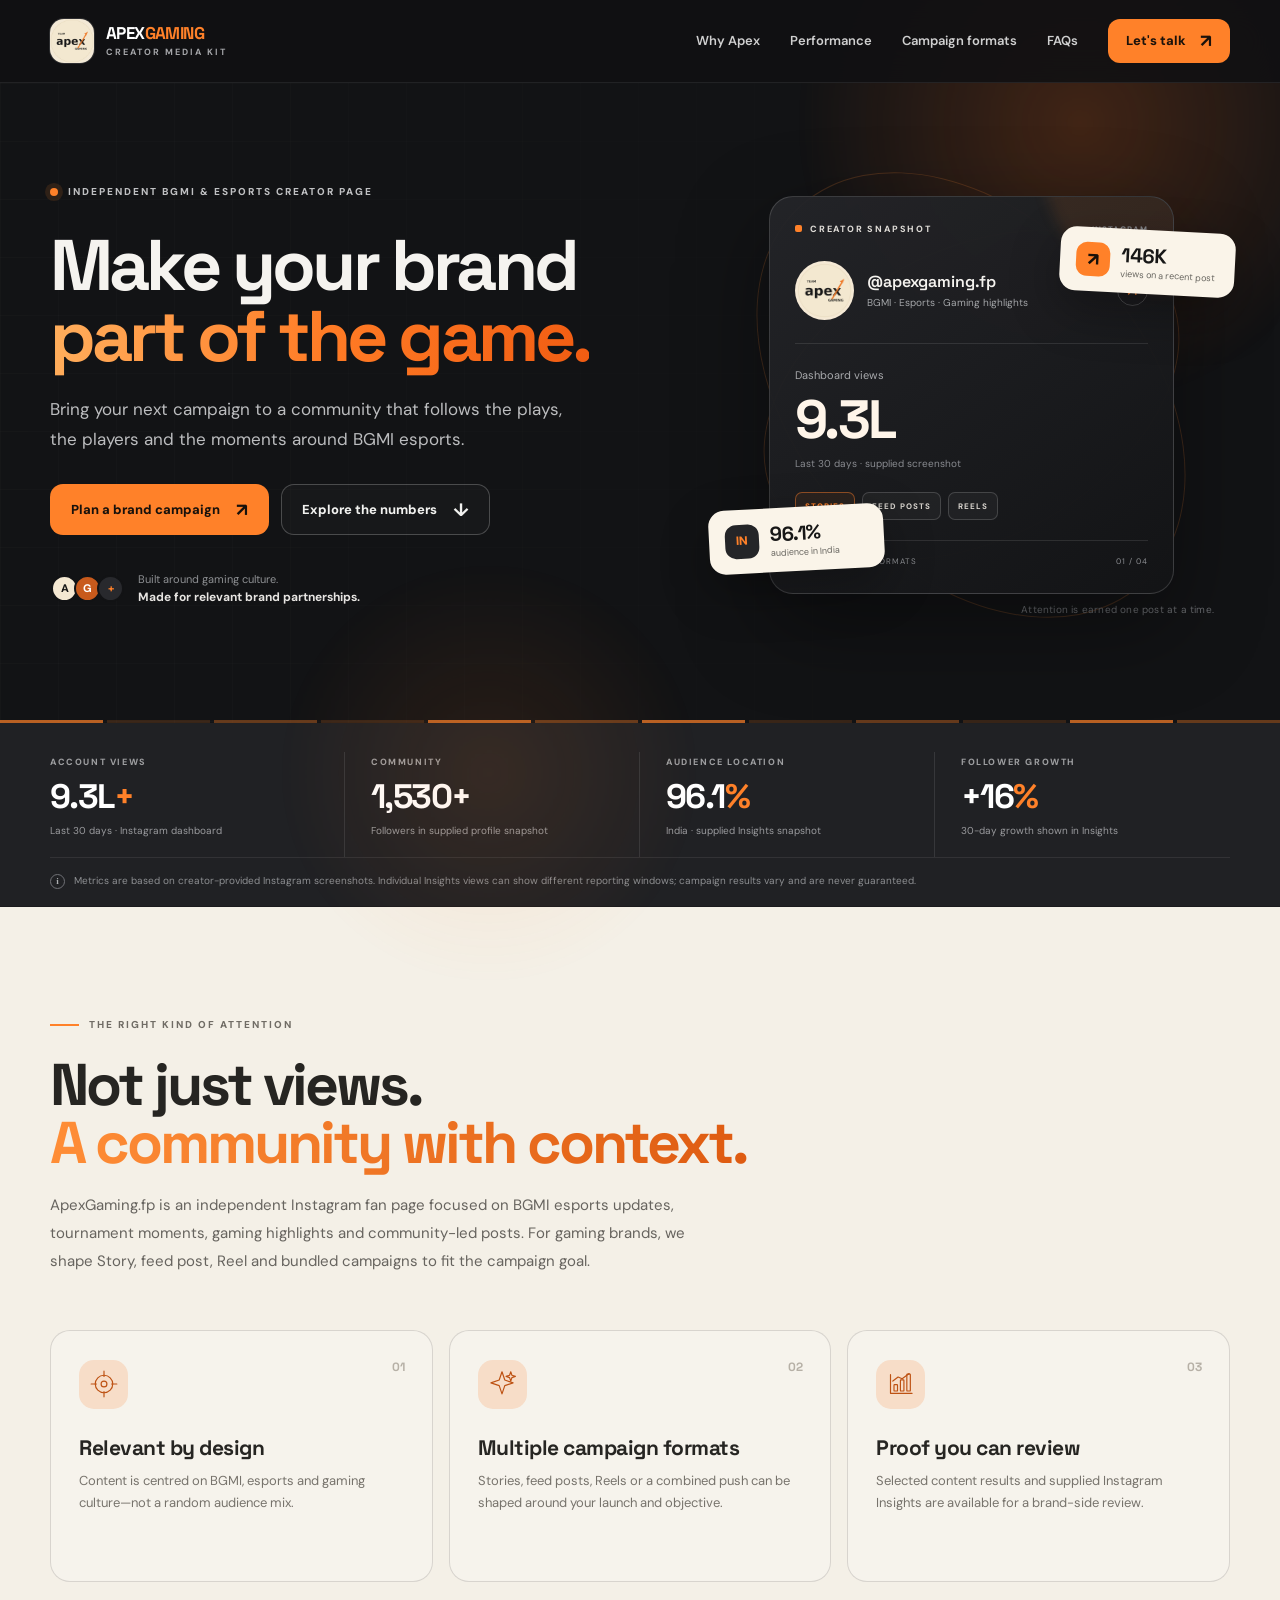
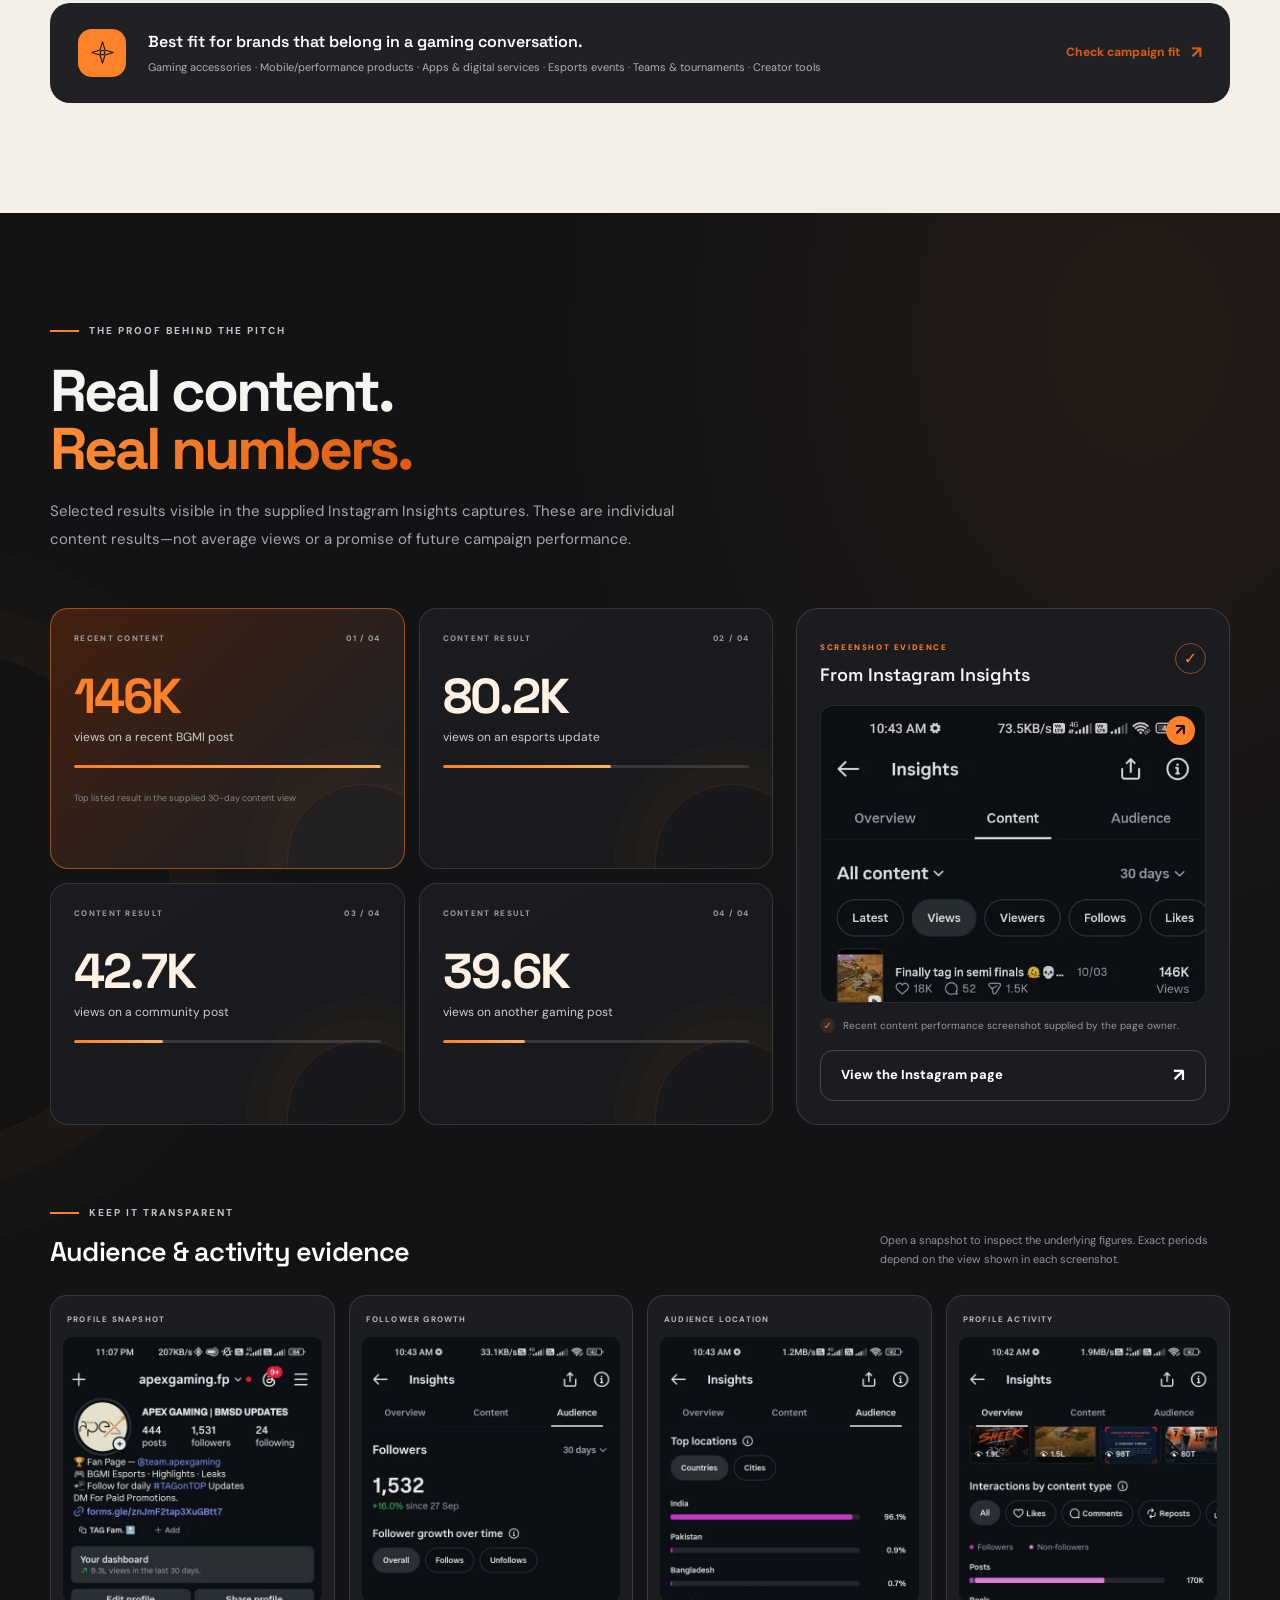
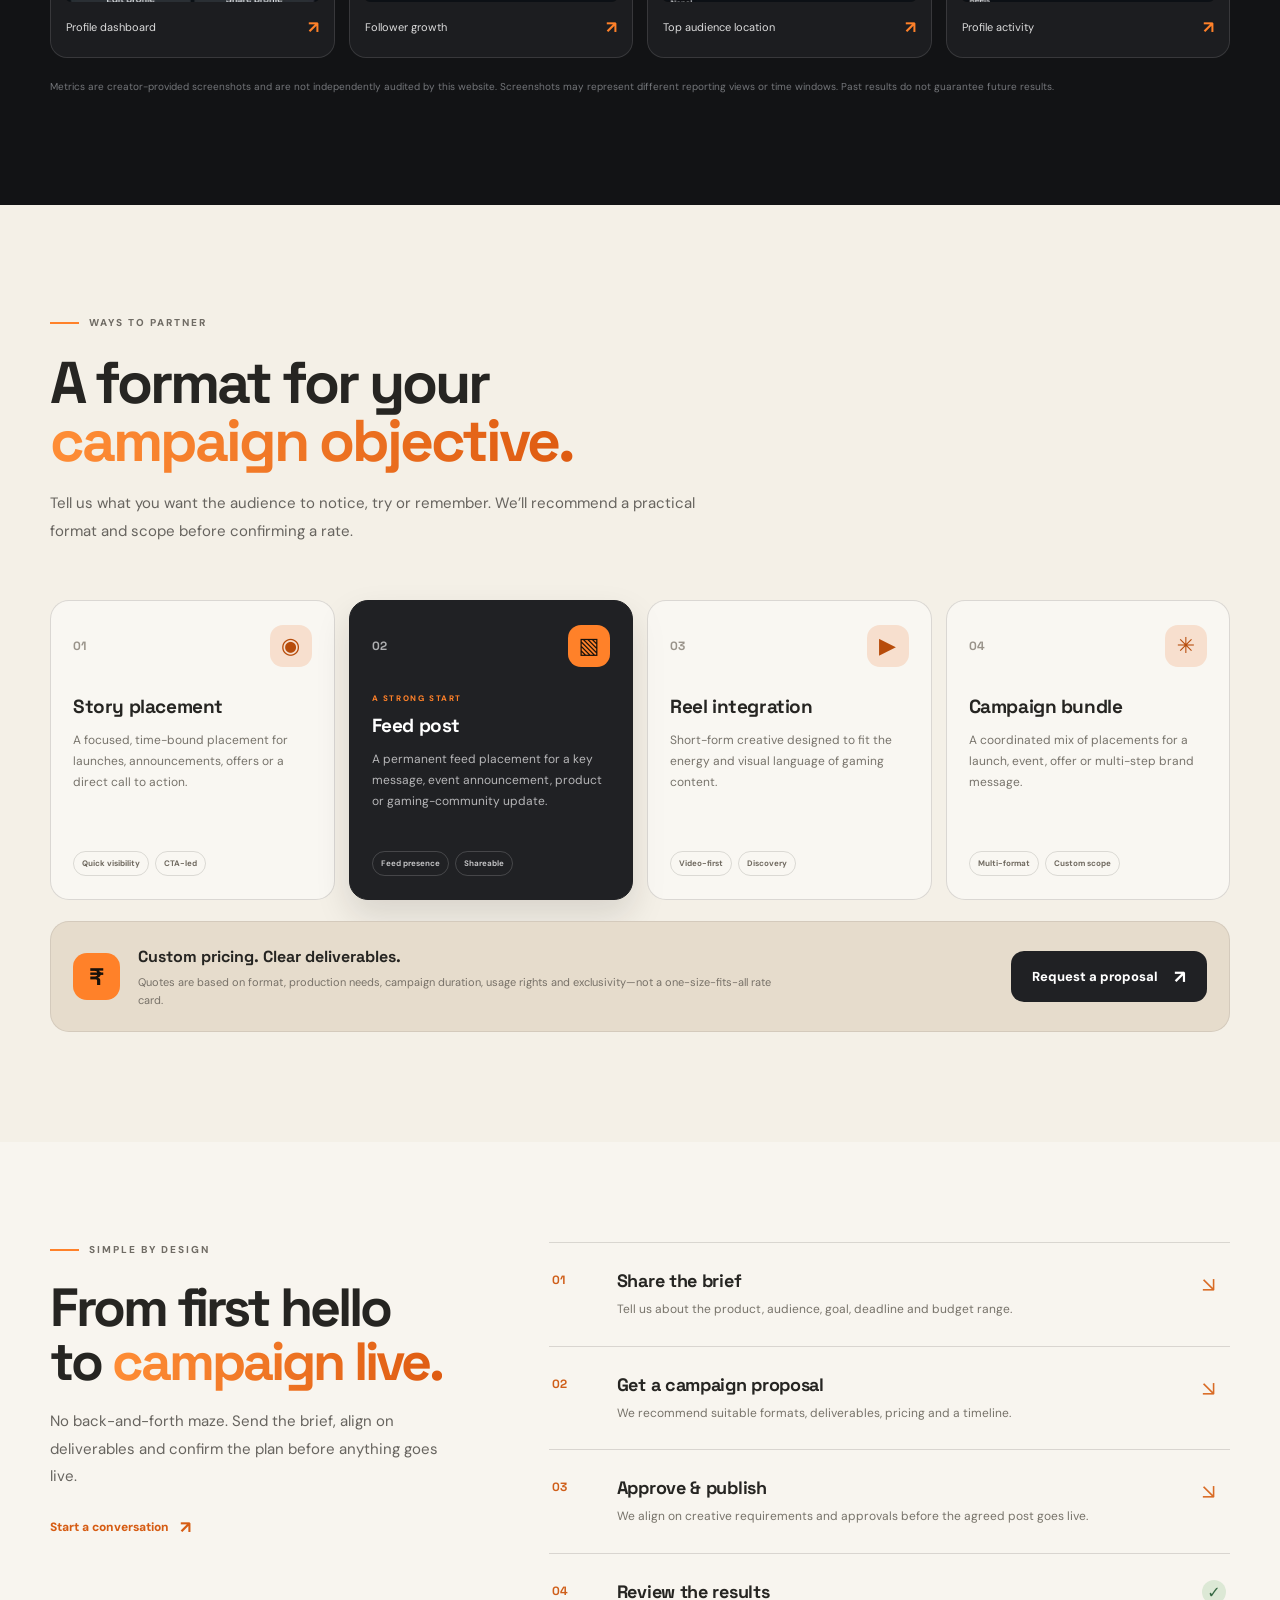
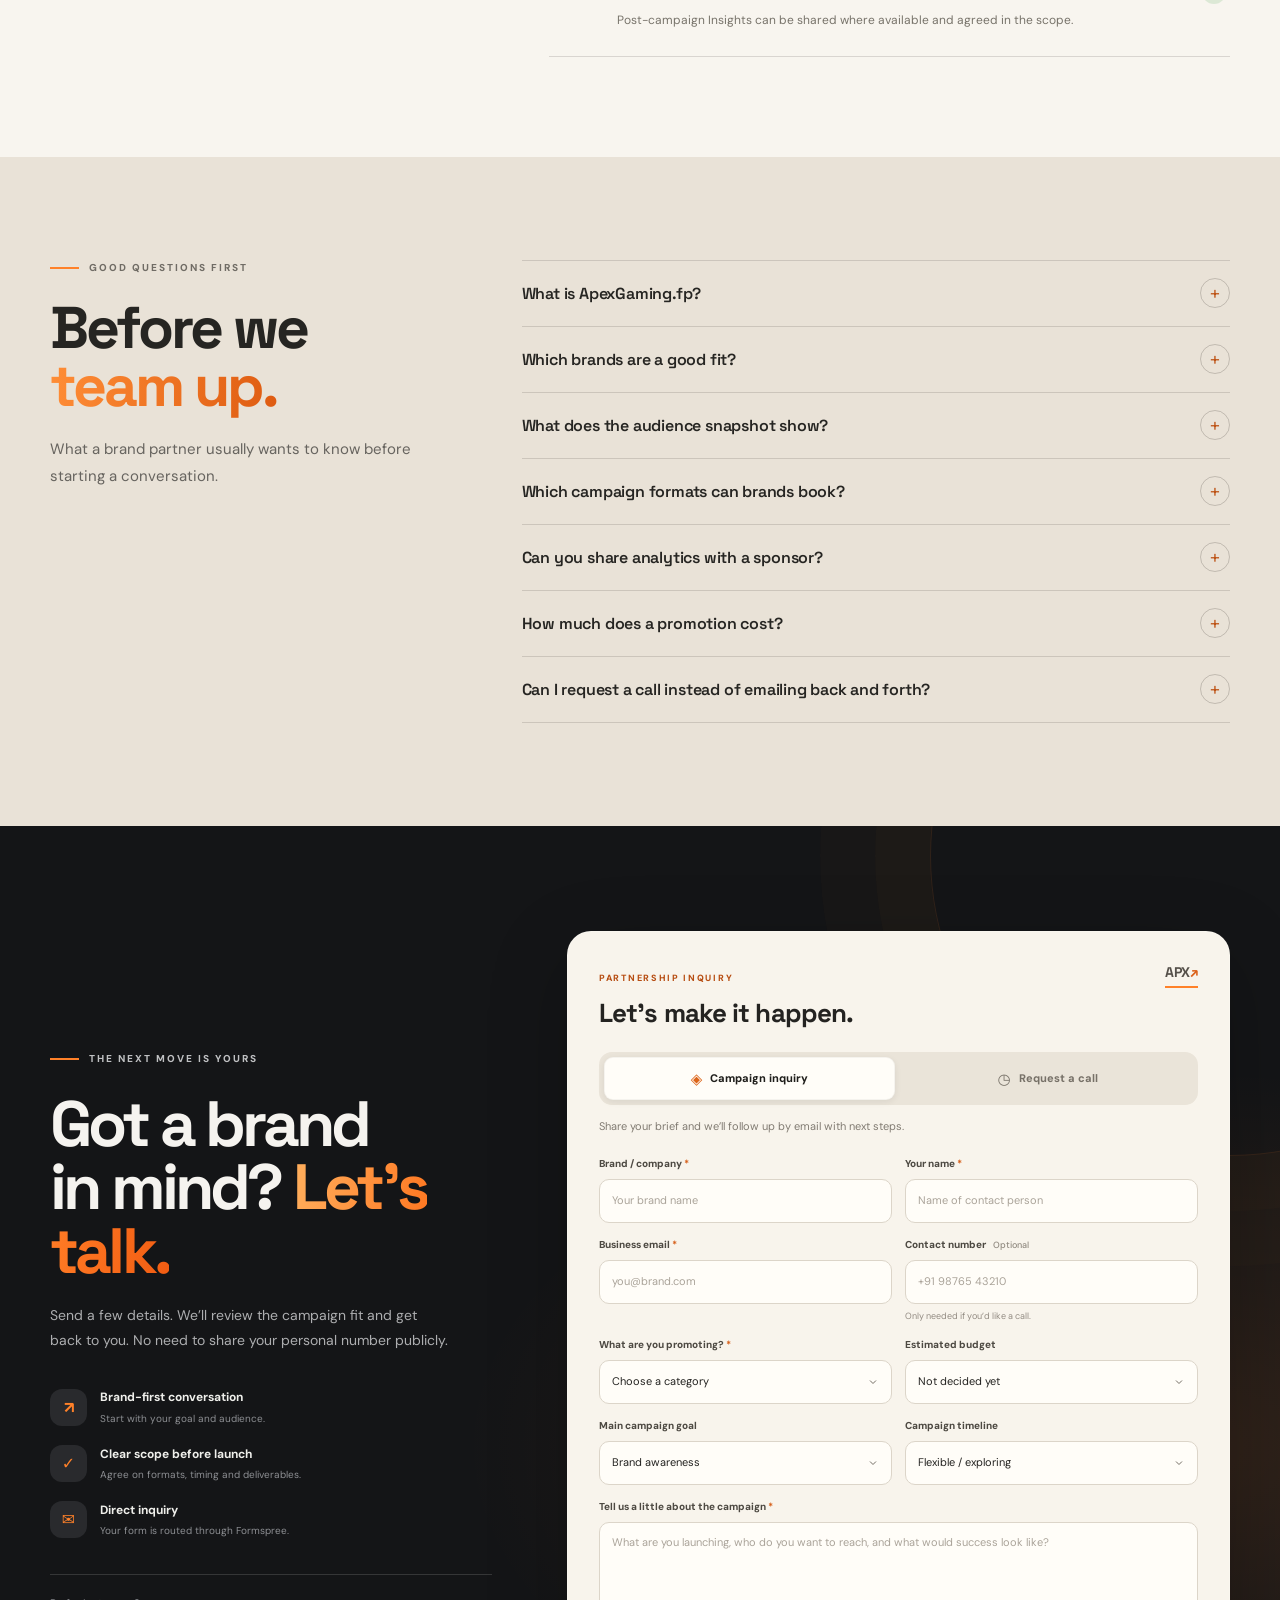
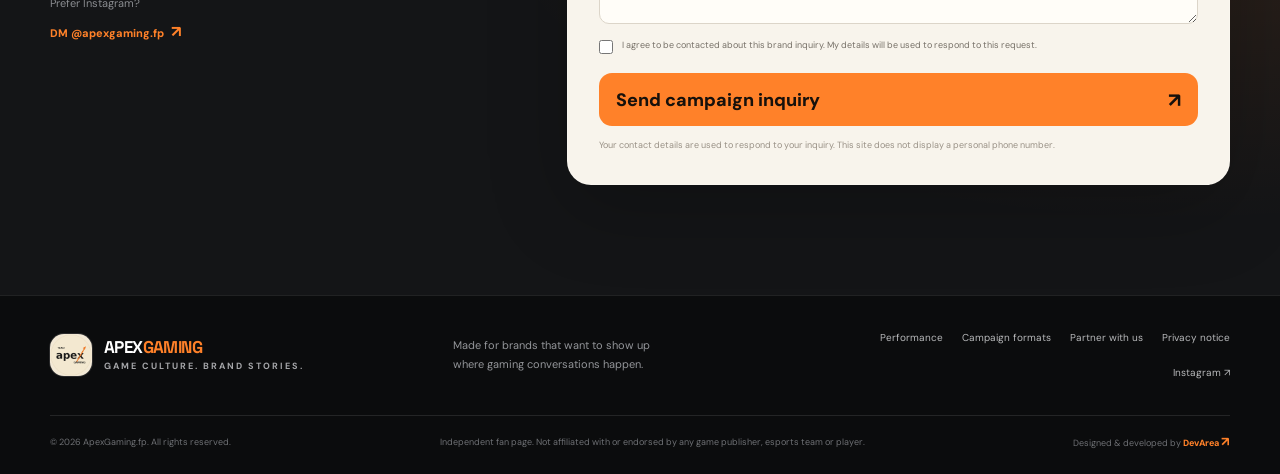
<file: index.html>
<!DOCTYPE html>

<html lang="en-IN">
<head>
<meta charset="utf-8"/>
<meta content="width=device-width, initial-scale=1" name="viewport"/>
<meta content="#101113" name="theme-color"/>
<meta content="dark light" name="color-scheme"/>
<title>ApexGaming.fp | BGMI &amp; Esports Sponsorships in India</title>
<meta content="Partner with ApexGaming.fp to promote gaming products, BGMI esports, tournaments and digital campaigns to an India-focused gaming audience. Explore creator campaign formats and request a custom proposal." name="description"/>
<meta content="index, follow, max-image-preview:large, max-snippet:-1, max-video-preview:-1" name="robots"/>
<meta content="ApexGaming.fp" name="author"/>
<meta content="BGMI promotion, gaming sponsorship India, esports promotion, gaming influencer marketing India, BGMI fan page promotion, gaming brand collaboration, esports creator partnership" name="keywords"/>
<link href="https://apexgaming.epsingh.in/" rel="canonical"/>
<link href="/assets/favicon.svg" rel="icon" type="image/svg+xml"/>
<link href="/assets/apple-touch-icon.png" rel="apple-touch-icon"/>
<link href="/site.webmanifest" rel="manifest"/>
<link href="/styles.css" rel="stylesheet"/>
<link href="https://fonts.googleapis.com" rel="preconnect"/>
<link crossorigin="" href="https://fonts.gstatic.com" rel="preconnect"/>
<link href="https://fonts.googleapis.com/css2?family=DM+Sans:wght@400;500;600;700&amp;family=Space+Grotesk:wght@400;500;600;700&amp;display=swap" rel="stylesheet"/>
<meta content="website" property="og:type"/>
<meta content="en_IN" property="og:locale"/>
<meta content="ApexGaming.fp" property="og:site_name"/>
<meta content="ApexGaming.fp | Gaming &amp; Esports Brand Partnerships" property="og:title"/>
<meta content="Put your brand in the conversation. Explore BGMI and esports creator campaigns with ApexGaming.fp." property="og:description"/>
<meta content="https://apexgaming.epsingh.in/" property="og:url"/>
<meta content="https://apexgaming.epsingh.in/assets/og-apex.jpg" property="og:image"/>
<meta content="1200" property="og:image:width"/>
<meta content="630" property="og:image:height"/>
<meta content="ApexGaming.fp media kit for gaming and esports brand partnerships" property="og:image:alt"/>
<meta content="summary_large_image" name="twitter:card"/>
<meta content="ApexGaming.fp | Gaming &amp; Esports Brand Partnerships" name="twitter:title"/>
<meta content="BGMI, esports and gaming community campaigns. Share your brief and request a partnership proposal." name="twitter:description"/>
<meta content="https://apexgaming.epsingh.in/assets/og-apex.jpg" name="twitter:image"/>
<meta content="ApexGaming.fp gaming and esports creator partnership media kit" name="twitter:image:alt"/>
<script type="application/ld+json">{
  "@context": "https://schema.org",
  "@graph": [
    {
      "@type": "WebSite",
      "@id": "https://apexgaming.epsingh.in/#website",
      "url": "https://apexgaming.epsingh.in/",
      "name": "ApexGaming.fp Media Kit",
      "description": "Sponsorship and brand partnership information for the independent ApexGaming.fp BGMI and esports fan page.",
      "inLanguage": "en-IN",
      "publisher": {
        "@id": "https://apexgaming.epsingh.in/#publisher"
      }
    },
    {
      "@type": "Organization",
      "@id": "https://apexgaming.epsingh.in/#publisher",
      "name": "ApexGaming.fp",
      "url": "https://apexgaming.epsingh.in/",
      "logo": {
        "@type": "ImageObject",
        "url": "https://apexgaming.epsingh.in/assets/apex-mark.png"
      },
      "sameAs": [
        "https://www.instagram.com/apexgaming.fp/"
      ],
      "description": "An independent BGMI and esports fan page sharing tournament updates, highlights and community-led content. Not affiliated with or endorsed by any game publisher or esports organization."
    },
    {
      "@type": "WebPage",
      "@id": "https://apexgaming.epsingh.in/#webpage",
      "url": "https://apexgaming.epsingh.in/",
      "name": "BGMI & Esports Sponsorships in India | ApexGaming.fp",
      "isPartOf": {
        "@id": "https://apexgaming.epsingh.in/#website"
      },
      "about": {
        "@id": "https://apexgaming.epsingh.in/#publisher"
      },
      "description": "Creator media kit, Instagram performance snapshots and partnership inquiry form for brands seeking gaming and esports audience exposure.",
      "inLanguage": "en-IN"
    },
    {
      "@type": "FAQPage",
      "@id": "https://apexgaming.epsingh.in/#faq",
      "mainEntity": [
        {
          "@type": "Question",
          "name": "What is ApexGaming.fp?",
          "acceptedAnswer": {
            "@type": "Answer",
            "text": "ApexGaming.fp is an independent Instagram fan page focused on BGMI esports updates, tournament moments, gaming highlights and community-led content. It is not an official esports organization or game publisher account."
          }
        },
        {
          "@type": "Question",
          "name": "Which brands are a good fit?",
          "acceptedAnswer": {
            "@type": "Answer",
            "text": "Gaming accessories, mobile and performance products, gaming apps, esports events, digital services and creator tools can be a fit when the offer is relevant to the audience. Every brief is reviewed before acceptance."
          }
        },
        {
          "@type": "Question",
          "name": "What does the audience snapshot show?",
          "acceptedAnswer": {
            "@type": "Answer",
            "text": "The supplied Instagram Insights audience screenshot shows 96.1% of the audience in India. The profile dashboard screenshot shows 9.3 lakh views in the last 30 days. Individual screenshots may represent different reporting windows."
          }
        },
        {
          "@type": "Question",
          "name": "Which campaign formats can brands book?",
          "acceptedAnswer": {
            "@type": "Answer",
            "text": "Potential formats include Instagram Stories, feed posts, Reels and bundled campaigns. Final deliverables depend on the campaign brief, publishing schedule and mutual agreement."
          }
        },
        {
          "@type": "Question",
          "name": "Can you share analytics with a sponsor?",
          "acceptedAnswer": {
            "@type": "Answer",
            "text": "Selected Insights screenshots are shown above. For a relevant campaign discussion, additional available screenshots can be shared to help align on objectives and reporting expectations."
          }
        },
        {
          "@type": "Question",
          "name": "How much does a promotion cost?",
          "acceptedAnswer": {
            "@type": "Answer",
            "text": "Pricing depends on the format, production requirements, timeline, usage rights and exclusivity. Submit a campaign brief to receive a tailored proposal rather than a generic package."
          }
        },
        {
          "@type": "Question",
          "name": "Can I request a call instead of emailing back and forth?",
          "acceptedAnswer": {
            "@type": "Answer",
            "text": "Yes. Choose “Request a Call” in the form below, add a business contact number and a convenient callback time. Your number is sent with the inquiry and is not displayed publicly on this website."
          }
        }
      ]
    }
  ]
}</script>
</head>
<body>
<a class="skip-link" href="#main">Skip to content</a>
<div class="page-shell">
<header class="site-header">
<div class="container nav-wrap">
<a aria-label="ApexGaming.fp home" class="brand" href="#top">
<span class="brand-mark"><img alt="" height="44" src="/assets/apex-mark.png" width="44"/></span>
<span class="brand-copy"><strong>APEX<span>GAMING</span></strong><small>CREATOR MEDIA KIT</small></span>
</a>
<button aria-controls="primary-nav" aria-expanded="false" aria-label="Open navigation menu" class="menu-toggle" type="button">
<span></span><span></span>
</button>
<nav aria-label="Main navigation" class="nav-links" id="primary-nav">
<a href="#why-apex">Why Apex</a>
<a href="#performance">Performance</a>
<a href="#formats">Campaign formats</a>
<a href="#faq">FAQs</a>
<a class="nav-cta" data-intent="campaign" href="#contact">Let's talk <span aria-hidden="true">↗</span></a>
</nav>
</div>
</header>
<main id="main">
<section aria-labelledby="hero-title" class="hero section-dark" id="top">
<div aria-hidden="true" class="hero-grid-pattern"></div>
<div aria-hidden="true" class="hero-glow hero-glow-one"></div>
<div aria-hidden="true" class="hero-glow hero-glow-two"></div>
<div class="container hero-inner">
<div class="hero-copy reveal">
<div class="eyebrow"><span class="live-dot"></span> Independent BGMI &amp; esports creator page</div>
<h1 id="hero-title">Make your brand<br/><span>part of the game.</span></h1>
<p class="hero-lede">Bring your next campaign to a community that follows the plays, the players and the moments around BGMI esports.</p>
<div class="hero-actions">
<a class="button button-primary" data-intent="campaign" href="#contact">Plan a brand campaign <span aria-hidden="true">↗</span></a>
<a class="button button-ghost" href="#performance">Explore the numbers <span aria-hidden="true">↓</span></a>
</div>
<div class="hero-trustline">
<span aria-hidden="true" class="mini-avatars"><i>A</i><i>G</i><i>+</i></span>
<span>Built around gaming culture.<br/><strong>Made for relevant brand partnerships.</strong></span>
</div>
</div>
<div aria-label="ApexGaming.fp creator performance snapshot" class="hero-visual reveal reveal-delay">
<div aria-hidden="true" class="visual-orbit orbit-one"></div>
<div aria-hidden="true" class="visual-orbit orbit-two"></div>
<div class="hero-card card-main">
<div class="card-kicker"><span class="orange-square"></span> CREATOR SNAPSHOT <span class="card-period">INSTAGRAM</span></div>
<div class="profile-row">
<img alt="ApexGaming.fp profile mark" height="64" src="/assets/apex-mark.png" width="64"/>
<div><strong>@apexgaming.fp</strong><small>BGMI · Esports · Gaming highlights</small></div>
<a aria-label="Open ApexGaming.fp on Instagram" class="external-icon" href="https://www.instagram.com/apexgaming.fp/" rel="noopener noreferrer" target="_blank">↗</a>
</div>
<div class="hero-card-stat"><span>Dashboard views</span><strong>9.3L</strong><small>Last 30 days · supplied screenshot</small></div>
<div aria-label="Potential partnership formats" class="format-meter"><span>STORIES</span><span>FEED POSTS</span><span>REELS</span></div>
<div class="hero-card-foot"><span><i class="status-pill"></i> PARTNERSHIP FORMATS</span><span>01 / 04</span></div>
</div>
<div class="floating-stat floating-stat-top"><span class="float-icon">↗</span><div><strong>146K</strong><small>views on a recent post</small></div></div>
<div class="floating-stat floating-stat-bottom"><span class="india-symbol">IN</span><div><strong>96.1%</strong><small>audience in India</small></div></div>
<div class="visual-caption">Attention is earned one post at a time.</div>
</div>
</div>
<div aria-hidden="true" class="hero-bottom-line"><span></span><span></span><span></span><span></span><span></span><span></span><span></span><span></span><span></span><span></span><span></span><span></span></div>
</section>
<section aria-label="ApexGaming.fp performance highlights" class="metric-strip">
<div class="container metric-grid">
<div class="metric-item"><span class="metric-label">Account views</span><strong>9.3L<span>+</span></strong><small>Last 30 days · Instagram dashboard</small></div>
<div class="metric-item"><span class="metric-label">Community</span><strong>1,530+</strong><small>Followers in supplied profile snapshot</small></div>
<div class="metric-item"><span class="metric-label">Audience location</span><strong>96.1<span>%</span></strong><small>India · supplied Insights snapshot</small></div>
<div class="metric-item"><span class="metric-label">Follower growth</span><strong>+16<span>%</span></strong><small>30-day growth shown in Insights</small></div>
</div>
<div class="container metric-note"><span class="note-icon">i</span> Metrics are based on creator-provided Instagram screenshots. Individual Insights views can show different reporting windows; campaign results vary and are never guaranteed.</div>
</section>
<section aria-labelledby="why-title" class="section section-paper" id="why-apex">
<div class="container">
<div class="section-heading reveal">
<div class="eyebrow eyebrow-light"><span class="eyebrow-line"></span> The right kind of attention</div>
<h2 id="why-title">Not just views.<br/><span>A community with context.</span></h2>
<p>ApexGaming.fp is an independent Instagram fan page focused on BGMI esports updates, tournament moments, gaming highlights and community-led posts. For gaming brands, we shape Story, feed post, Reel and bundled campaigns to fit the campaign goal.</p>
</div>
<div class="value-grid">
<article class="value-card reveal"><div class="value-icon icon-crosshair"><svg aria-hidden="true" viewbox="0 0 48 48"><circle cx="24" cy="24" r="15"></circle><circle cx="24" cy="24" r="5"></circle><path d="M24 2v9M24 37v9M2 24h9M37 24h9"></path></svg></div><span class="card-number">01</span><h3>Relevant by design</h3><p>Content is centred on BGMI, esports and gaming culture—not a random audience mix.</p></article>
<article class="value-card reveal reveal-delay-small"><div class="value-icon icon-spark"><svg aria-hidden="true" viewbox="0 0 48 48"><path d="m24 3 4.8 14.2L43 22l-14.2 4.8L24 41l-4.8-14.2L5 22l14.2-4.8Z"></path><path d="m39 3 2 6 6 2-6 2-2 6-2-6-6-2 6-2Z"></path></svg></div><span class="card-number">02</span><h3>Multiple campaign formats</h3><p>Stories, feed posts, Reels or a combined push can be shaped around your launch and objective.</p></article>
<article class="value-card reveal reveal-delay-medium"><div class="value-icon icon-chart"><svg aria-hidden="true" viewbox="0 0 48 48"><path d="M6 40V8M6 40h37"></path><rect height="11" rx="1" width="6" x="12" y="25"></rect><rect height="19" rx="1" width="6" x="23" y="17"></rect><rect height="29" rx="1" width="6" x="34" y="7"></rect><path d="m10 19 9-7 7 3 12-9"></path></svg></div><span class="card-number">03</span><h3>Proof you can review</h3><p>Selected content results and supplied Instagram Insights are available for a brand-side review.</p></article>
</div>
<div class="audience-callout reveal">
<div class="audience-callout-icon"><svg aria-hidden="true" viewbox="0 0 48 48"><path d="M24 5 28.5 19.5 43 24l-14.5 4.5L24 43l-4.5-14.5L5 24l14.5-4.5Z"></path><circle cx="24" cy="24" r="4"></circle></svg></div>
<div><strong>Best fit for brands that belong in a gaming conversation.</strong><p>Gaming accessories · Mobile/performance products · Apps &amp; digital services · Esports events · Teams &amp; tournaments · Creator tools</p></div>
<a class="text-link" data-intent="campaign" href="#contact">Check campaign fit <span>↗</span></a>
</div>
</div>
</section>
<section aria-labelledby="performance-title" class="section section-dark performance-section" id="performance">
<div class="container">
<div class="section-heading section-heading-dark reveal">
<div class="eyebrow"><span class="eyebrow-line"></span> The proof behind the pitch</div>
<h2 id="performance-title">Real content.<br/><span>Real numbers.</span></h2>
<p>Selected results visible in the supplied Instagram Insights captures. These are individual content results—not average views or a promise of future campaign performance.</p>
</div>
<div class="performance-layout">
<div class="results-grid">
<article class="result-card result-featured reveal"><div class="result-topline"><span>RECENT CONTENT</span><span>01 / 04</span></div><strong>146K</strong><p>views on a recent BGMI post</p><div class="result-bar"><span style="width:100%"></span></div><small>Top listed result in the supplied 30-day content view</small></article>
<article class="result-card reveal reveal-delay-small"><div class="result-topline"><span>CONTENT RESULT</span><span>02 / 04</span></div><strong>80.2K</strong><p>views on an esports update</p><div class="result-bar"><span style="width:55%"></span></div></article>
<article class="result-card reveal reveal-delay-medium"><div class="result-topline"><span>CONTENT RESULT</span><span>03 / 04</span></div><strong>42.7K</strong><p>views on a community post</p><div class="result-bar"><span style="width:29%"></span></div></article>
<article class="result-card reveal reveal-delay-large"><div class="result-topline"><span>CONTENT RESULT</span><span>04 / 04</span></div><strong>39.6K</strong><p>views on another gaming post</p><div class="result-bar"><span style="width:27%"></span></div></article>
</div>
<aside class="insight-proof reveal reveal-delay-small">
<div class="insight-proof-head"><div><span class="proof-overline">SCREENSHOT EVIDENCE</span><h3>From Instagram Insights</h3></div><span aria-label="Creator provided evidence" class="proof-check">✓</span></div>
<a aria-label="Open the supplied recent content Insights screenshot" class="insight-image-link" href="/assets/insights/recent-content.webp" rel="noopener" target="_blank"><img alt="Creator-provided Instagram Insights screenshot listing recent gaming content and views" height="1170" loading="lazy" src="/assets/insights/recent-content.webp" width="540"/><span aria-hidden="true" class="image-zoom">↗</span></a>
<div class="insight-proof-note"><span class="tiny-check">✓</span><span>Recent content performance screenshot supplied by the page owner.</span></div>
<a class="button button-outline-full" href="https://www.instagram.com/apexgaming.fp/" rel="noopener noreferrer" target="_blank">View the Instagram page <span>↗</span></a>
</aside>
</div>
<div class="proof-gallery-header reveal"><div><span class="eyebrow"><span class="eyebrow-line"></span> Keep it transparent</span><h3>Audience &amp; activity evidence</h3></div><p>Open a snapshot to inspect the underlying figures. Exact periods depend on the view shown in each screenshot.</p></div>
<div class="proof-gallery">
<a class="proof-tile reveal" href="/assets/insights/profile-snapshot.webp" rel="noopener" target="_blank"><span class="proof-tile-label">PROFILE SNAPSHOT</span><img alt="ApexGaming.fp profile screenshot showing 1,531 followers and 9.3 lakh dashboard views in the last 30 days" height="1105" loading="lazy" src="/assets/insights/profile-snapshot.webp" width="540"/><span class="proof-tile-foot">Profile dashboard <b>↗</b></span></a>
<a class="proof-tile reveal reveal-delay-small" href="/assets/insights/follower-growth.webp" rel="noopener" target="_blank"><span class="proof-tile-label">FOLLOWER GROWTH</span><img alt="Instagram Insights follower screenshot showing 1,532 followers and 16 percent growth since 27 September" height="1170" loading="lazy" src="/assets/insights/follower-growth.webp" width="540"/><span class="proof-tile-foot">Follower growth <b>↗</b></span></a>
<a class="proof-tile reveal reveal-delay-medium" href="/assets/insights/audience-location.webp" rel="noopener" target="_blank"><span class="proof-tile-label">AUDIENCE LOCATION</span><img alt="Instagram audience location screenshot showing India at 96.1 percent" height="1170" loading="lazy" src="/assets/insights/audience-location.webp" width="540"/><span class="proof-tile-foot">Top audience location <b>↗</b></span></a>
<a class="proof-tile reveal reveal-delay-large" href="/assets/insights/profile-activity.webp" rel="noopener" target="_blank"><span class="proof-tile-label">PROFILE ACTIVITY</span><img alt="Instagram Insights profile activity screenshot showing 29,864 profile visits and 108 bio link taps" height="1170" loading="lazy" src="/assets/insights/profile-activity.webp" width="540"/><span class="proof-tile-foot">Profile activity <b>↗</b></span></a>
</div>
<p class="metrics-disclaimer">Metrics are creator-provided screenshots and are not independently audited by this website. Screenshots may represent different reporting views or time windows. Past results do not guarantee future results.</p>
</div>
</section>
<section aria-labelledby="formats-title" class="section section-cream" id="formats">
<div class="container">
<div class="section-heading reveal">
<div class="eyebrow eyebrow-light"><span class="eyebrow-line"></span> Ways to partner</div>
<h2 id="formats-title">A format for your<br/><span>campaign objective.</span></h2>
<p>Tell us what you want the audience to notice, try or remember. We’ll recommend a practical format and scope before confirming a rate.</p>
</div>
<div class="format-grid">
<article class="format-card reveal"><div class="format-card-top"><span class="format-index">01</span><span class="format-icon">◉</span></div><h3>Story placement</h3><p>A focused, time-bound placement for launches, announcements, offers or a direct call to action.</p><div class="format-tags"><span>Quick visibility</span><span>CTA-led</span></div></article>
<article class="format-card format-card-featured reveal reveal-delay-small"><div class="format-card-top"><span class="format-index">02</span><span class="format-icon">▧</span></div><div class="featured-label">A STRONG START</div><h3>Feed post</h3><p>A permanent feed placement for a key message, event announcement, product or gaming-community update.</p><div class="format-tags"><span>Feed presence</span><span>Shareable</span></div></article>
<article class="format-card reveal reveal-delay-medium"><div class="format-card-top"><span class="format-index">03</span><span class="format-icon">▶</span></div><h3>Reel integration</h3><p>Short-form creative designed to fit the energy and visual language of gaming content.</p><div class="format-tags"><span>Video-first</span><span>Discovery</span></div></article>
<article class="format-card reveal reveal-delay-large"><div class="format-card-top"><span class="format-index">04</span><span class="format-icon">✳</span></div><h3>Campaign bundle</h3><p>A coordinated mix of placements for a launch, event, offer or multi-step brand message.</p><div class="format-tags"><span>Multi-format</span><span>Custom scope</span></div></article>
</div>
<div class="quote-strip reveal"><div class="quote-strip-symbol">₹</div><div><strong>Custom pricing. Clear deliverables.</strong><p>Quotes are based on format, production needs, campaign duration, usage rights and exclusivity—not a one-size-fits-all rate card.</p></div><a class="button button-dark" data-intent="campaign" href="#contact">Request a proposal <span>↗</span></a></div>
</div>
</section>
<section aria-labelledby="process-title" class="section process-section">
<div class="container process-layout">
<div class="section-heading reveal"><div class="eyebrow eyebrow-light"><span class="eyebrow-line"></span> Simple by design</div><h2 id="process-title">From first hello<br/>to <span>campaign live.</span></h2><p>No back-and-forth maze. Send the brief, align on deliverables and confirm the plan before anything goes live.</p><a class="text-link" data-intent="campaign" href="#contact">Start a conversation <span>↗</span></a></div>
<ol class="process-list">
<li class="process-step reveal"><span class="process-no">01</span><div><h3>Share the brief</h3><p>Tell us about the product, audience, goal, deadline and budget range.</p></div><span class="process-arrow">↘</span></li>
<li class="process-step reveal reveal-delay-small"><span class="process-no">02</span><div><h3>Get a campaign proposal</h3><p>We recommend suitable formats, deliverables, pricing and a timeline.</p></div><span class="process-arrow">↘</span></li>
<li class="process-step reveal reveal-delay-medium"><span class="process-no">03</span><div><h3>Approve &amp; publish</h3><p>We align on creative requirements and approvals before the agreed post goes live.</p></div><span class="process-arrow">↘</span></li>
<li class="process-step reveal reveal-delay-large"><span class="process-no">04</span><div><h3>Review the results</h3><p>Post-campaign Insights can be shared where available and agreed in the scope.</p></div><span class="process-arrow process-arrow-end">✓</span></li>
</ol>
</div>
</section>
<section aria-labelledby="faq-title" class="faq-section section-cream" id="faq">
<div class="container faq-layout">
<div class="section-heading reveal"><div class="eyebrow eyebrow-light"><span class="eyebrow-line"></span> Good questions first</div><h2 id="faq-title">Before we<br/><span>team up.</span></h2><p>What a brand partner usually wants to know before starting a conversation.</p></div>
<div class="faq-list">
<details class="faq-item reveal"><summary>What is ApexGaming.fp?</summary><div class="faq-answer"><p>ApexGaming.fp is an independent Instagram fan page focused on BGMI esports updates, tournament moments, gaming highlights and community-led content. It is not an official esports organization or game publisher account.</p></div></details>
<details class="faq-item reveal reveal-delay-small"><summary>Which brands are a good fit?</summary><div class="faq-answer"><p>Gaming accessories, mobile and performance products, gaming apps, esports events, digital services and creator tools can be a fit when the offer is relevant to the audience. Every brief is reviewed before acceptance.</p></div></details>
<details class="faq-item reveal reveal-delay-small"><summary>What does the audience snapshot show?</summary><div class="faq-answer"><p>The supplied Instagram Insights audience screenshot shows 96.1% of the audience in India. The profile dashboard screenshot shows 9.3 lakh views in the last 30 days. Individual screenshots may represent different reporting windows.</p></div></details>
<details class="faq-item reveal reveal-delay-small"><summary>Which campaign formats can brands book?</summary><div class="faq-answer"><p>Potential formats include Instagram Stories, feed posts, Reels and bundled campaigns. Final deliverables depend on the campaign brief, publishing schedule and mutual agreement.</p></div></details>
<details class="faq-item reveal reveal-delay-small"><summary>Can you share analytics with a sponsor?</summary><div class="faq-answer"><p>Selected Insights screenshots are shown above. For a relevant campaign discussion, additional available screenshots can be shared to help align on objectives and reporting expectations.</p></div></details>
<details class="faq-item reveal reveal-delay-medium"><summary>How much does a promotion cost?</summary><div class="faq-answer"><p>Pricing depends on the format, production requirements, timeline, usage rights and exclusivity. Submit a campaign brief to receive a tailored proposal rather than a generic package.</p></div></details>
<details class="faq-item reveal reveal-delay-medium"><summary>Can I request a call instead of emailing back and forth?</summary><div class="faq-answer"><p>Yes. Choose “Request a Call” in the form below, add a business contact number and a convenient callback time. Your number is sent with the inquiry and is not displayed publicly on this website.</p></div></details>
</div>
</div>
</section>
<section aria-labelledby="contact-title" class="contact-section section-dark" id="contact">
<div aria-hidden="true" class="contact-glow"></div>
<div class="container contact-layout">
<div class="contact-copy reveal">
<div class="eyebrow"><span class="eyebrow-line"></span> The next move is yours</div>
<h2 id="contact-title">Got a brand<br/>in mind? <span>Let's talk.</span></h2>
<p>Send a few details. We’ll review the campaign fit and get back to you. No need to share your personal number publicly.</p>
<div class="contact-promises">
<div><span class="promise-icon">↗</span><div><strong>Brand-first conversation</strong><small>Start with your goal and audience.</small></div></div>
<div><span class="promise-icon">✓</span><div><strong>Clear scope before launch</strong><small>Agree on formats, timing and deliverables.</small></div></div>
<div><span class="promise-icon">✉</span><div><strong>Direct inquiry</strong><small>Your form is routed through Formspree.</small></div></div>
</div>
<div class="contact-social"><span>Prefer Instagram?</span><a href="https://www.instagram.com/apexgaming.fp/" rel="noopener noreferrer" target="_blank">DM @apexgaming.fp <span>↗</span></a></div>
</div>
<div class="contact-form-wrap reveal reveal-delay-small">
<div class="form-head"><div><span class="form-step-label">PARTNERSHIP INQUIRY</span><h3>Let's make it happen.</h3></div><span class="form-mark">APX<span>↗</span></span></div>
<div aria-label="Choose inquiry type" class="intent-switch" role="group">
<button aria-pressed="true" class="intent-option is-active" data-set-intent="campaign" type="button"><span>◈</span> Campaign inquiry</button>
<button aria-pressed="false" class="intent-option" data-set-intent="call" type="button"><span>◷</span> Request a call</button>
</div>
<p class="form-intro" id="form-intro">Share your brief and we’ll follow up by email with next steps.</p>
<form action="https://formspree.io/f/xaeeekeq" id="sponsor-form" method="POST">
<input id="form-subject" name="_subject" type="hidden" value="New sponsorship inquiry — ApexGaming.fp"/>
<input id="replyto-field" name="_replyto" type="hidden" value=""/>
<input name="source" type="hidden" value="apexgaming.epsingh.in"/>
<input id="form-type" name="form_type" type="hidden" value="Campaign inquiry"/>
<input name="page_url" type="hidden" value="https://apexgaming.epsingh.in/"/>
<div aria-hidden="true" class="honeypot"><label for="website-field">Leave this field empty</label><input autocomplete="off" id="website-field" name="_gotcha" tabindex="-1" type="text"/></div>
<div class="form-row">
<div class="field"><label for="brand-name">Brand / company <span>*</span></label><input autocomplete="organization" id="brand-name" maxlength="120" minlength="2" name="brand_name" placeholder="Your brand name" required="" type="text"/><small class="field-error" data-error-for="brand_name"></small></div>
<div class="field"><label for="contact-name">Your name <span>*</span></label><input autocomplete="name" id="contact-name" maxlength="100" minlength="2" name="contact_name" placeholder="Name of contact person" required="" type="text"/><small class="field-error" data-error-for="contact_name"></small></div>
</div>
<div class="form-row">
<div class="field"><label for="business-email">Business email <span>*</span></label><input autocomplete="email" id="business-email" maxlength="254" name="email" placeholder="you@brand.com" required="" type="email"/><small class="field-error" data-error-for="email"></small></div>
<div class="field"><label for="phone">Contact number <span class="optional-label" id="phone-required-label">Optional</span></label><input autocomplete="tel" id="phone" inputmode="tel" maxlength="30" name="phone" placeholder="+91 98765 43210" type="tel"/><small class="field-helper" id="phone-helper">Only needed if you’d like a call.</small><small class="field-error" data-error-for="phone"></small></div>
</div>
<div class="field callback-field" hidden="" id="callback-field"><label for="callback-time">Best time to call <span>*</span></label><select id="callback-time" name="preferred_callback_time"><option value="">Choose a convenient window</option><option>Morning (9 AM–12 PM IST)</option><option>Afternoon (12 PM–4 PM IST)</option><option>Evening (4 PM–8 PM IST)</option><option>Any time during business hours</option></select><small class="field-error" data-error-for="preferred_callback_time"></small></div>
<div class="form-row">
<div class="field"><label for="promotion-type">What are you promoting? <span>*</span></label><select id="promotion-type" name="promotion_type" required=""><option value="">Choose a category</option><option>Gaming accessories / peripherals</option><option>Mobile / performance product</option><option>Gaming app / digital service</option><option>Esports event / tournament</option><option>Team / creator collaboration</option><option>Other brand campaign</option></select><small class="field-error" data-error-for="promotion_type"></small></div>
<div class="field"><label for="budget">Estimated budget</label><select id="budget" name="budget_range"><option value="Not decided yet">Not decided yet</option><option>Under ₹2,500</option><option>₹2,500–₹10,000</option><option>₹10,000–₹25,000</option><option>₹25,000–₹50,000</option><option>₹50,000+</option><option>Prefer to discuss</option></select></div>
</div>
<div class="form-row">
<div class="field"><label for="campaign-goal">Main campaign goal</label><select id="campaign-goal" name="campaign_goal"><option value="Awareness">Brand awareness</option><option>Product / app promotion</option><option>Launch / announcement</option><option>Event registrations</option><option>Traffic / link clicks</option><option>Community growth</option><option>Other</option></select></div>
<div class="field"><label for="timeline">Campaign timeline</label><select id="timeline" name="campaign_timeline"><option value="Flexible">Flexible / exploring</option><option>Within 7 days</option><option>Within 2–4 weeks</option><option>Next month</option><option>Specific event date</option></select></div>
</div>
<div class="field"><label for="message">Tell us a little about the campaign <span>*</span></label><textarea id="message" maxlength="2500" minlength="10" name="message" placeholder="What are you launching, who do you want to reach, and what would success look like?" required="" rows="4"></textarea><small class="field-error" data-error-for="message"></small></div>
<label class="consent-row"><input id="consent" name="contact_consent" required="" type="checkbox" value="I agree to be contacted about this inquiry"/><span>I agree to be contacted about this brand inquiry. My details will be used to respond to this request.</span></label>
<small class="field-error consent-error" data-error-for="contact_consent"></small>
<button class="button button-primary submit-button" id="submit-button" type="submit"><span id="submit-label">Send campaign inquiry</span><span aria-hidden="true" class="submit-arrow">↗</span></button>
<div aria-live="polite" class="form-status" id="form-status" role="status"></div>
<p class="form-privacy">Your contact details are used to respond to your inquiry. This site does not display a personal phone number.</p>
</form>
</div>
</div>
</section>
</main>
<footer class="site-footer">
<div class="container footer-main">
<a aria-label="ApexGaming.fp home" class="brand footer-brand" href="#top"><span class="brand-mark"><img alt="" height="42" loading="lazy" src="/assets/apex-mark.png" width="42"/></span><span class="brand-copy"><strong>APEX<span>GAMING</span></strong><small>GAME CULTURE. BRAND STORIES.</small></span></a>
<p>Made for brands that want to show up<br/>where gaming conversations happen.</p>
<div class="footer-links"><a href="#performance">Performance</a><a href="#formats">Campaign formats</a><a href="#contact">Partner with us</a><a href="/privacy.html">Privacy notice</a><a href="https://www.instagram.com/apexgaming.fp/" rel="noopener noreferrer" target="_blank">Instagram ↗</a></div>
</div>
<div class="container footer-bottom"><p>© <span id="current-year">2026</span> ApexGaming.fp. All rights reserved.</p><p class="independence-note">Independent fan page. Not affiliated with or endorsed by any game publisher, esports team or player.</p><p class="dev-credit">Designed &amp; developed by <a href="https://devareayt.in/?utm_source=apexgaming&amp;utm_medium=referral&amp;utm_campaign=media-kit" rel="noopener noreferrer" target="_blank">DevArea <span>↗</span></a></p></div>
</footer>
<a class="mobile-sticky-cta" data-intent="campaign" href="#contact"><span>Talk sponsorship</span><span>↗</span></a>
</div>
<script defer="" src="/script.js"></script>
</body>
</html>
</file>
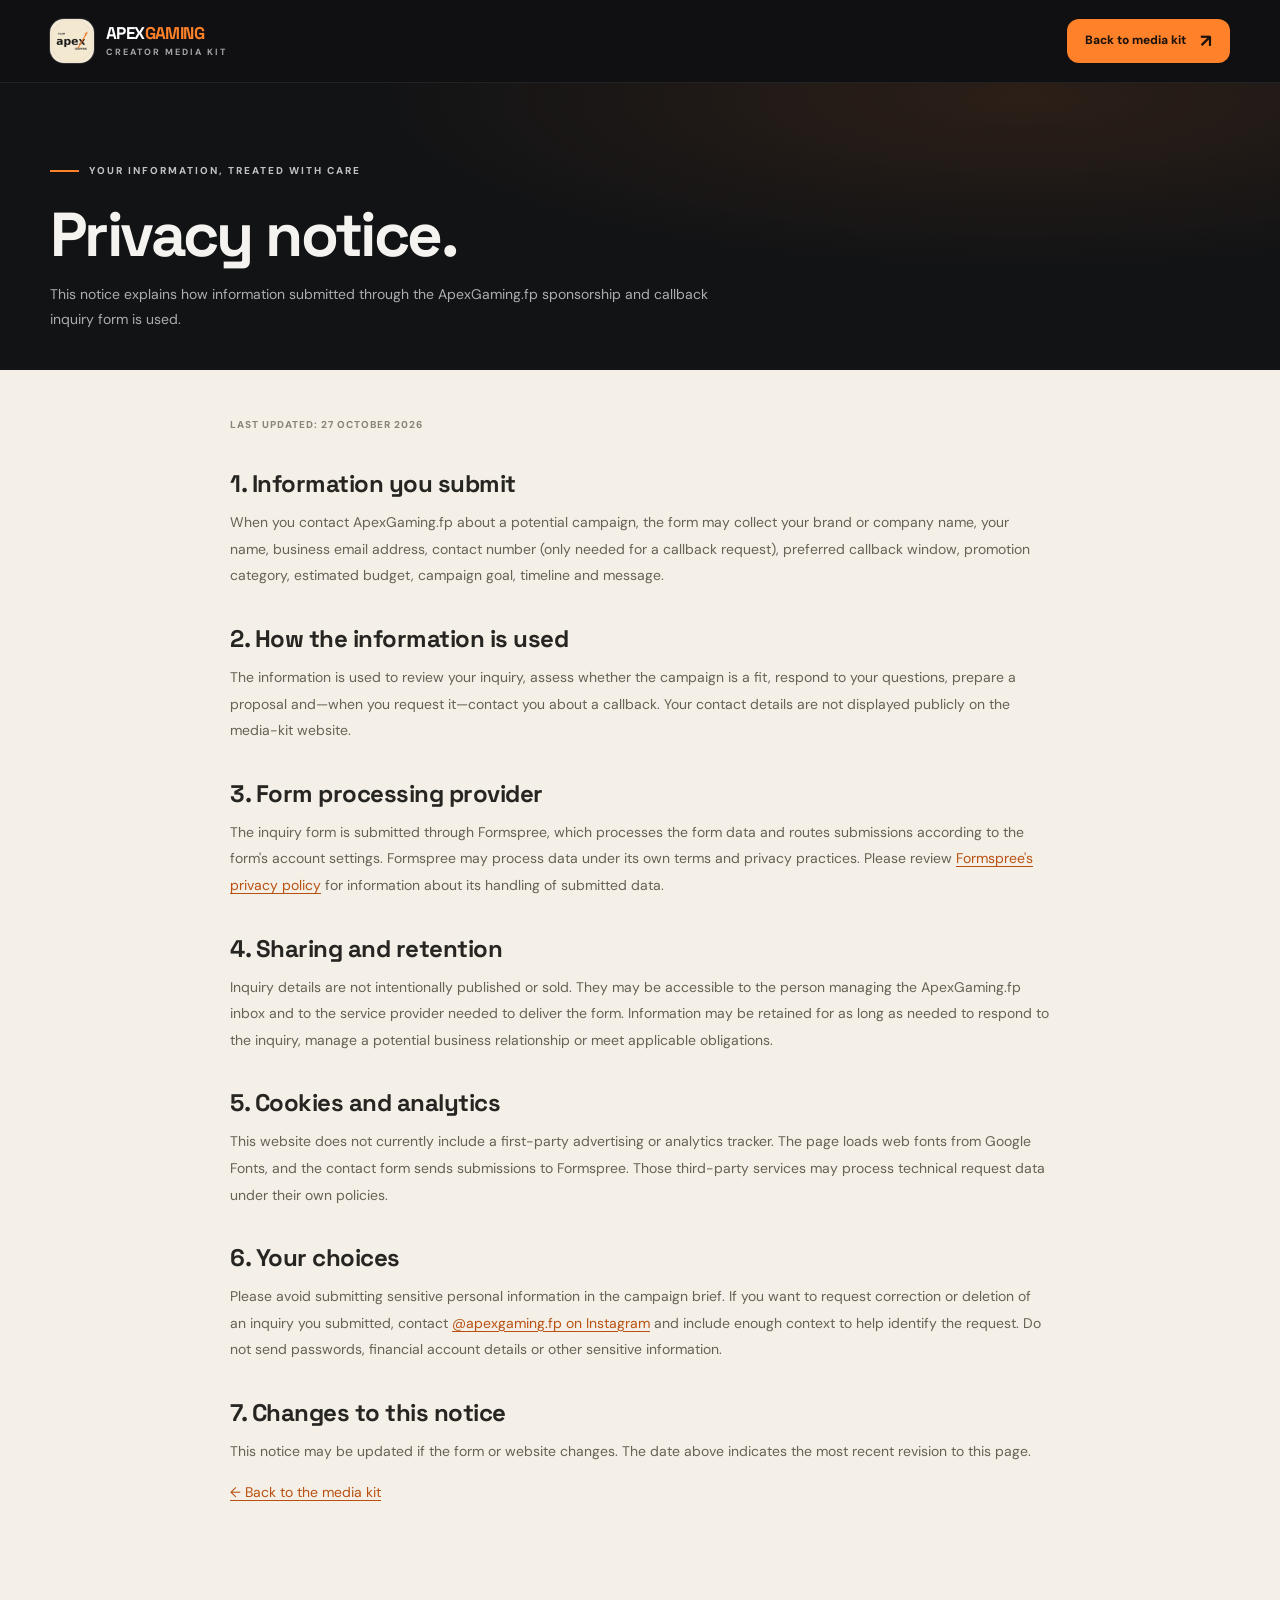
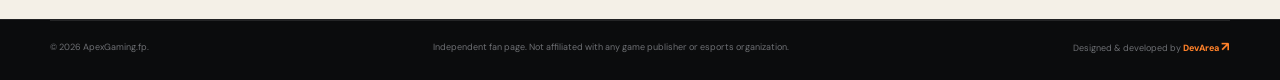
<file: privacy.html>
<!doctype html>
<html lang="en-IN">
<head>
  <meta charset="utf-8">
  <meta name="viewport" content="width=device-width, initial-scale=1">
  <meta name="theme-color" content="#101113">
  <title>Privacy Notice | ApexGaming.fp</title>
  <meta name="description" content="Learn how ApexGaming.fp uses the information submitted through its sponsorship and callback inquiry form.">
  <meta name="robots" content="index, follow">
  <link rel="canonical" href="https://apexgaming.epsingh.in/privacy.html">
  <link rel="icon" href="/assets/favicon.svg" type="image/svg+xml">
  <link rel="apple-touch-icon" href="/assets/apple-touch-icon.png">
  <link rel="preconnect" href="https://fonts.googleapis.com">
  <link rel="preconnect" href="https://fonts.gstatic.com" crossorigin>
  <link href="https://fonts.googleapis.com/css2?family=DM+Sans:wght@400;500;600;700&family=Space+Grotesk:wght@400;500;600;700&display=swap" rel="stylesheet">
  <meta property="og:type" content="website">
  <meta property="og:title" content="Privacy Notice | ApexGaming.fp">
  <meta property="og:description" content="How sponsorship and callback form details are used by ApexGaming.fp.">
  <meta property="og:url" content="https://apexgaming.epsingh.in/privacy.html">
  <meta property="og:image" content="https://apexgaming.epsingh.in/assets/og-apex.jpg">
  <link rel="stylesheet" href="/styles.css">
</head>
<body>
  <a class="skip-link" href="#legal-content">Skip to content</a>
  <div class="page-shell">
    <header class="site-header">
      <div class="container nav-wrap">
        <a class="brand" href="/" aria-label="ApexGaming.fp home"><span class="brand-mark"><img src="/assets/apex-mark.png" alt="" width="44" height="44"></span><span class="brand-copy"><strong>APEX<span>GAMING</span></strong><small>CREATOR MEDIA KIT</small></span></a>
        <a class="nav-cta" href="/" style="font-size:12px">Back to media kit <span aria-hidden="true">↗</span></a>
      </div>
    </header>
    <main>
      <section class="legal-hero">
        <div class="container">
          <div class="eyebrow"><span class="eyebrow-line"></span> Your information, treated with care</div>
          <h1>Privacy notice.</h1>
          <p>This notice explains how information submitted through the ApexGaming.fp sponsorship and callback inquiry form is used.</p>
        </div>
      </section>
      <section class="legal-content" id="legal-content">
        <div class="container legal-copy">
          <p class="legal-updated">Last updated: 27 October 2026</p>
          <h2>1. Information you submit</h2>
          <p>When you contact ApexGaming.fp about a potential campaign, the form may collect your brand or company name, your name, business email address, contact number (only needed for a callback request), preferred callback window, promotion category, estimated budget, campaign goal, timeline and message.</p>
          <h2>2. How the information is used</h2>
          <p>The information is used to review your inquiry, assess whether the campaign is a fit, respond to your questions, prepare a proposal and—when you request it—contact you about a callback. Your contact details are not displayed publicly on the media-kit website.</p>
          <h2>3. Form processing provider</h2>
          <p>The inquiry form is submitted through Formspree, which processes the form data and routes submissions according to the form's account settings. Formspree may process data under its own terms and privacy practices. Please review <a href="https://formspree.io/legal/privacy-policy/" target="_blank" rel="noopener noreferrer">Formspree's privacy policy</a> for information about its handling of submitted data.</p>
          <h2>4. Sharing and retention</h2>
          <p>Inquiry details are not intentionally published or sold. They may be accessible to the person managing the ApexGaming.fp inbox and to the service provider needed to deliver the form. Information may be retained for as long as needed to respond to the inquiry, manage a potential business relationship or meet applicable obligations.</p>
          <h2>5. Cookies and analytics</h2>
          <p>This website does not currently include a first-party advertising or analytics tracker. The page loads web fonts from Google Fonts, and the contact form sends submissions to Formspree. Those third-party services may process technical request data under their own policies.</p>
          <h2>6. Your choices</h2>
          <p>Please avoid submitting sensitive personal information in the campaign brief. If you want to request correction or deletion of an inquiry you submitted, contact <a href="https://www.instagram.com/apexgaming.fp/" target="_blank" rel="noopener noreferrer">@apexgaming.fp on Instagram</a> and include enough context to help identify the request. Do not send passwords, financial account details or other sensitive information.</p>
          <h2>7. Changes to this notice</h2>
          <p>This notice may be updated if the form or website changes. The date above indicates the most recent revision to this page.</p>
          <p><a href="/">← Back to the media kit</a></p>
        </div>
      </section>
    </main>
    <footer class="site-footer"><div class="container footer-bottom"><p>© <span id="current-year">2026</span> ApexGaming.fp.</p><p class="independence-note">Independent fan page. Not affiliated with any game publisher or esports organization.</p><p class="dev-credit">Designed & developed by <a href="https://devareayt.in/?utm_source=apexgaming&utm_medium=referral&utm_campaign=media-kit" target="_blank" rel="noopener noreferrer">DevArea <span>↗</span></a></p></div></footer>
  </div>
  <script>document.getElementById('current-year').textContent=new Date().getFullYear();</script>
</body>
</html>
</file>
<file: styles.css>
:root{--ink:#121315;--ink-soft:#191a1d;--ink-raised:#202125;--paper:#f4f0e7;--paper-deep:#eae4d8;--white:#fffdf8;--orange:#ff8129;--orange-bright:#ff9a3d;--orange-dark:#dd5f10;--text:#f5f3ef;--muted:#a7a8aa;--paper-text:#262522;--paper-muted:#67645f;--line:rgba(255,255,255,.13);--paper-line:rgba(28,27,24,.14);--radius-lg:28px;--radius-md:18px;--container:1180px;--shadow:0 24px 80px rgba(0,0,0,.22)}
*{box-sizing:border-box}html{scroll-behavior:smooth;scroll-padding-top:92px}body{margin:0;background:var(--ink);color:var(--text);font-family:"DM Sans",system-ui,-apple-system,BlinkMacSystemFont,"Segoe UI",sans-serif;font-size:16px;line-height:1.6;-webkit-font-smoothing:antialiased;text-rendering:optimizeLegibility}img{max-width:100%;display:block}a{color:inherit;text-decoration:none}button,input,select,textarea{font:inherit}button,a,input,select,textarea{-webkit-tap-highlight-color:transparent}button{cursor:pointer}.container{width:min(var(--container),calc(100% - 48px));margin-inline:auto}.skip-link{position:absolute;left:12px;top:-55px;padding:10px 16px;background:var(--orange);color:#111;z-index:1000;border-radius:8px;font-weight:700}.skip-link:focus{top:12px}.page-shell{overflow:hidden}.site-header{position:sticky;top:0;z-index:100;background:rgba(16,17,19,.88);backdrop-filter:blur(18px);border-bottom:1px solid rgba(255,255,255,.075)}.nav-wrap{height:82px;display:flex;align-items:center;justify-content:space-between;gap:28px}.brand{display:inline-flex;align-items:center;gap:12px;flex-shrink:0}.brand-mark{width:44px;height:44px;border-radius:14px;background:#f3e9d6;display:grid;place-items:center;overflow:hidden;box-shadow:0 0 0 1px rgba(255,255,255,.13)}.brand-mark img{width:100%;height:100%;object-fit:cover}.brand-copy{display:flex;flex-direction:column;line-height:1.08}.brand-copy strong{font:700 17px/1.1 "Space Grotesk",sans-serif;letter-spacing:-.6px;color:#fff}.brand-copy strong span{color:var(--orange)}.brand-copy small{font-size:9px;letter-spacing:2px;color:#a5a6a9;margin-top:5px;font-weight:700}.nav-links{display:flex;align-items:center;gap:30px;font-size:13px;font-weight:600;color:#d0d0d0}.nav-links>a:not(.nav-cta){transition:color .2s}.nav-links>a:not(.nav-cta):hover{color:var(--orange)}.nav-cta{display:inline-flex;align-items:center;gap:14px;background:var(--orange);color:#1b120b;padding:12px 18px;border-radius:12px;font-weight:800;transition:transform .2s,background .2s}.nav-cta:hover,.button-primary:hover{background:var(--orange-bright);transform:translateY(-2px)}.nav-cta span{font-size:18px;line-height:1}.menu-toggle{display:none;background:transparent;border:0;padding:10px}.menu-toggle span{width:24px;height:2px;background:white;display:block;margin:6px;border-radius:2px}
.section-dark{background:var(--ink);color:var(--text)}.hero{position:relative;min-height:640px;padding:82px 0 80px;isolation:isolate}.hero-grid-pattern{position:absolute;inset:0;z-index:-3;opacity:.21;background-image:linear-gradient(rgba(255,255,255,.08) 1px,transparent 1px),linear-gradient(90deg,rgba(255,255,255,.08) 1px,transparent 1px);background-size:58px 58px;mask-image:linear-gradient(90deg,black,transparent 85%)}.hero-glow{position:absolute;border-radius:50%;filter:blur(1px);pointer-events:none;z-index:-2}.hero-glow-one{width:600px;height:600px;top:-260px;right:-100px;background:radial-gradient(circle,rgba(255,108,25,.2),rgba(255,108,25,0) 67%)}.hero-glow-two{width:440px;height:440px;bottom:-270px;left:21%;background:radial-gradient(circle,rgba(255,128,41,.1),transparent 68%)}.hero-inner{display:grid;grid-template-columns:1.08fr .92fr;align-items:center;gap:56px;position:relative}.hero-copy{max-width:625px;padding:12px 0}.eyebrow{display:flex;align-items:center;gap:10px;text-transform:uppercase;letter-spacing:2px;font-size:10px;font-weight:800;color:#c0c1c3}.live-dot{width:8px;height:8px;border-radius:50%;background:var(--orange);box-shadow:0 0 0 5px rgba(255,129,41,.12)}h1,h2,h3,p{margin-top:0}.hero h1,.section-heading h2,.contact-copy h2{font-family:"Space Grotesk",sans-serif;font-weight:700;letter-spacing:-3.8px;line-height:.99}.hero h1{font-size:clamp(48px,5.6vw,75px);margin:30px 0 23px;max-width:700px}.hero h1 span,.section-heading h2 span,.contact-copy h2 span{color:var(--orange);background:linear-gradient(100deg,#ffb05e,#ff7b25 52%,#f15c12);-webkit-background-clip:text;background-clip:text;-webkit-text-fill-color:transparent}.hero-lede{font-size:17px;line-height:1.75;color:#bcbdbf;max-width:520px;margin-bottom:30px}.hero-actions{display:flex;gap:12px;flex-wrap:wrap}.button{display:inline-flex;justify-content:center;align-items:center;gap:16px;min-height:51px;padding:14px 20px;border-radius:13px;border:1px solid transparent;font-size:13px;font-weight:800;line-height:1.2;transition:transform .2s,background .2s,border-color .2s,color .2s}.button span{font-size:18px;line-height:1}.button-primary{background:var(--orange);color:#17110c}.button-ghost{border-color:rgba(255,255,255,.22);color:#f1f1ef;background:rgba(255,255,255,.025)}.button-ghost:hover{border-color:var(--orange);color:var(--orange);transform:translateY(-2px)}.hero-trustline{display:flex;align-items:center;gap:14px;margin-top:36px;color:#8e9093;font-size:11px;line-height:1.5}.hero-trustline strong{color:#e7e5e2;font-size:12px}.mini-avatars{display:flex;padding-left:1px}.mini-avatars i{font-style:normal;font-size:11px;font-weight:800;width:27px;height:27px;display:grid;place-items:center;border-radius:50%;background:#28292d;border:2px solid var(--ink);color:var(--orange);margin-left:-4px}.mini-avatars i:first-child{margin-left:0;background:#f4e8d2;color:#171717}.mini-avatars i:nth-child(2){background:#c85a1c;color:#fff}.hero-visual{position:relative;min-height:460px;display:flex;align-items:center;justify-content:center}.visual-orbit{position:absolute;border:1px solid rgba(255,137,57,.19);border-radius:50%;transform:rotate(-28deg)}.orbit-one{width:445px;height:290px}.orbit-two{width:510px;height:350px;transform:rotate(48deg)}.hero-card{position:relative;width:min(100%,405px);padding:25px;border:1px solid rgba(255,255,255,.15);border-radius:24px;background:linear-gradient(145deg,rgba(36,37,41,.96),rgba(19,20,22,.98));box-shadow:0 30px 90px rgba(0,0,0,.4);overflow:hidden;z-index:2}.hero-card:before{content:"";position:absolute;width:260px;height:260px;border-radius:50%;right:-130px;top:-165px;background:rgba(255,128,41,.11);filter:blur(7px)}.card-kicker{display:flex;align-items:center;gap:8px;font-size:9px;letter-spacing:1.8px;font-weight:800;color:#dedbd6;position:relative}.orange-square{display:block;width:7px;height:7px;background:var(--orange);border-radius:2px}.card-period{margin-left:auto;color:#83858a;font-size:8px;letter-spacing:1px}.profile-row{position:relative;display:flex;align-items:center;gap:13px;padding:25px 0 23px;border-bottom:1px solid rgba(255,255,255,.1)}.profile-row img{width:59px;height:59px;border-radius:50%;background:#f5e9d5;padding:2px}.profile-row div{display:flex;flex-direction:column;gap:3px;min-width:0}.profile-row strong{font:600 16px "Space Grotesk",sans-serif;white-space:nowrap}.profile-row small{font-size:10px;color:#a4a6a9}.external-icon{margin-left:auto;border:1px solid rgba(255,255,255,.18);width:31px;height:31px;border-radius:50%;display:grid;place-items:center;color:var(--orange);flex-shrink:0}.hero-card-stat{display:flex;flex-direction:column;padding:23px 0 3px}.hero-card-stat span{font-size:11px;color:#a9aaad}.hero-card-stat strong{font:700 54px/.98 "Space Grotesk",sans-serif;letter-spacing:-2.5px;margin:9px 0;color:#fff5e9}.hero-card-stat small{color:#898b90;font-size:10px}.mini-chart{height:69px;display:flex;gap:6px;align-items:end;padding:15px 0 0;margin-top:5px}.mini-chart span{height:var(--h);flex:1;border-radius:4px 4px 0 0;background:linear-gradient(180deg,#ff994a,#e85b15);opacity:.82}.mini-chart span:nth-child(3n){opacity:.38}.hero-card-foot{border-top:1px solid rgba(255,255,255,.1);margin-top:15px;padding-top:14px;display:flex;justify-content:space-between;font-size:8px;letter-spacing:1px;color:#8b8d91}.status-pill{display:inline-block;width:6px;height:6px;background:#8ed5a1;border-radius:50%;margin-right:4px}.floating-stat{position:absolute;z-index:4;background:#faf4e9;color:#171717;border-radius:16px;padding:13px 16px;display:flex;align-items:center;gap:11px;box-shadow:0 18px 50px rgba(0,0,0,.3);min-width:175px}.floating-stat-top{right:-5px;top:65px;transform:rotate(3deg)}.floating-stat-bottom{left:-4px;bottom:54px;transform:rotate(-3deg)}.float-icon,.india-symbol{width:34px;height:34px;display:grid;place-items:center;border-radius:11px;background:var(--orange);font-weight:900;font-size:18px;color:#18110a;flex-shrink:0}.india-symbol{background:#242528;color:var(--orange);font-size:12px}.floating-stat div{display:flex;flex-direction:column;line-height:1.35}.floating-stat strong{font:700 20px "Space Grotesk",sans-serif;letter-spacing:-.4px}.floating-stat small{color:#686660;font-size:9px}.visual-caption{position:absolute;right:16px;bottom:7px;color:#686a6e;font-size:10px;letter-spacing:.2px}.hero-bottom-line{position:absolute;bottom:0;left:0;right:0;height:3px;display:flex;gap:4px;opacity:.7}.hero-bottom-line span{background:var(--orange);flex:1}.hero-bottom-line span:nth-child(2n){opacity:.23}.hero-bottom-line span:nth-child(3n){opacity:.5}
.metric-strip{background:#202124;border-bottom:1px solid rgba(0,0,0,.2);padding:29px 0 17px}.metric-grid{display:grid;grid-template-columns:repeat(4,1fr)}.metric-item{padding:3px 26px 19px;border-right:1px solid rgba(255,255,255,.1);display:flex;flex-direction:column}.metric-item:first-child{padding-left:0}.metric-item:last-child{border:0}.metric-label{text-transform:uppercase;letter-spacing:1.6px;font-size:9px;color:#9d9ea0;font-weight:800}.metric-item strong{font:700 34px/1.25 "Space Grotesk",sans-serif;letter-spacing:-1.6px;color:#fff;margin:7px 0 4px}.metric-item strong span{color:var(--orange)}.metric-item small{font-size:10px;color:#9a9b9e;line-height:1.5}.metric-note{display:flex;gap:9px;align-items:flex-start;color:#8d8f92;font-size:10px;line-height:1.6;padding-top:15px;border-top:1px solid rgba(255,255,255,.08)}.note-icon{width:15px;height:15px;display:grid;place-items:center;flex-shrink:0;border:1px solid #707176;border-radius:50%;font:700 9px serif;color:#aeb0b2;margin-top:1px}
.section{padding:110px 0}.section-paper{background:var(--paper);color:var(--paper-text)}.section-cream{background:#eee8dd;color:var(--paper-text)}.section-heading{max-width:710px;margin-bottom:54px}.section-heading .eyebrow{margin-bottom:23px}.eyebrow-light{color:#706c65}.eyebrow-line{display:inline-block;width:29px;height:2px;background:var(--orange);flex-shrink:0}.section-heading h2{font-size:clamp(39px,4.6vw,60px);letter-spacing:-3px;margin:0 0 20px}.section-heading h2 span{background:linear-gradient(100deg,#ff8e37,#de5b11);-webkit-background-clip:text;background-clip:text;-webkit-text-fill-color:transparent}.section-heading>p{max-width:650px;font-size:15px;color:var(--paper-muted);line-height:1.85;margin:0}.value-grid{display:grid;grid-template-columns:repeat(3,1fr);gap:16px}.value-card{position:relative;padding:29px 28px 32px;border:1px solid var(--paper-line);border-radius:20px;min-height:252px;background:rgba(255,255,255,.23);transition:transform .25s,border-color .25s,background .25s}.value-card:hover{transform:translateY(-5px);border-color:rgba(237,113,32,.55);background:rgba(255,255,255,.48)}.value-icon{width:49px;height:49px;display:grid;place-items:center;border-radius:15px;background:#f7ddc8;color:#bd5112}.value-icon svg{width:28px;height:28px;fill:none;stroke:currentColor;stroke-width:2;stroke-linecap:round;stroke-linejoin:round}.card-number{position:absolute;right:27px;top:28px;font:700 12px "Space Grotesk",sans-serif;color:#b6b0a6}.value-card h3{font:700 21px "Space Grotesk",sans-serif;letter-spacing:-.5px;margin:25px 0 9px}.value-card p{color:#77736c;font-size:13px;line-height:1.75;margin:0}.audience-callout{margin-top:21px;border-radius:20px;background:#202124;color:white;padding:26px 28px;display:grid;grid-template-columns:50px 1fr auto;gap:20px;align-items:center}.audience-callout-icon{width:48px;height:48px;border-radius:14px;background:var(--orange);display:grid;place-items:center;color:#181818}.audience-callout-icon svg{width:27px;stroke:currentColor;stroke-width:2;fill:none;stroke-linecap:round;stroke-linejoin:round}.audience-callout strong{font:600 16px "Space Grotesk",sans-serif}.audience-callout p{font-size:11px;color:#afb0b3;margin:5px 0 0}.text-link{font-size:12px;font-weight:800;color:#d65c13;display:inline-flex;gap:11px;align-items:center;white-space:nowrap}.text-link span{font-size:17px;transition:transform .2s}.text-link:hover span{transform:translate(3px,-3px)}
.performance-section{position:relative;overflow:hidden;background:radial-gradient(ellipse at 89% 8%,rgba(255,110,32,.08),transparent 36%),var(--ink)}.performance-section:before{content:"";position:absolute;left:-330px;top:430px;width:500px;height:500px;border:1px solid rgba(255,129,41,.1);border-radius:50%;box-shadow:0 0 0 45px rgba(255,129,41,.025),0 0 0 100px rgba(255,129,41,.015);pointer-events:none}.section-heading-dark h2{color:#f6f4f0}.section-heading-dark>p{color:#a6a7aa}.performance-layout{display:grid;grid-template-columns:1.25fr .75fr;gap:23px;align-items:stretch;position:relative}.results-grid{display:grid;grid-template-columns:repeat(2,1fr);gap:14px}.result-card{min-height:205px;padding:23px;border-radius:18px;border:1px solid rgba(255,255,255,.12);background:linear-gradient(145deg,#1b1c1f,#17181a);position:relative;overflow:hidden}.result-card:after{content:"";position:absolute;right:-35px;bottom:-68px;width:150px;height:150px;border-radius:50%;border:1px solid rgba(255,129,41,.13);box-shadow:0 0 0 20px rgba(255,129,41,.018),0 0 0 42px rgba(255,129,41,.018)}.result-featured{background:linear-gradient(135deg,#44200e,#222022 78%);border-color:rgba(255,129,41,.5)}.result-topline{display:flex;justify-content:space-between;gap:12px;font-size:8px;letter-spacing:1.3px;color:#9b9da0;font-weight:800}.result-card strong{display:block;margin-top:27px;font:700 clamp(35px,4vw,49px)/1 "Space Grotesk",sans-serif;letter-spacing:-2px;color:#fff1e3}.result-featured strong{color:var(--orange)}.result-card p{font-size:12px;color:#cdcdce;margin:7px 0 18px}.result-card small{font-size:9px;color:#85868a;line-height:1.5}.result-bar{height:3px;background:rgba(255,255,255,.12);border-radius:4px;margin-bottom:15px;overflow:hidden}.result-bar span{display:block;height:100%;background:linear-gradient(90deg,var(--orange),#ffb168);border-radius:4px}.insight-proof{padding:23px;border:1px solid rgba(255,255,255,.14);background:#1b1c1f;border-radius:22px;display:flex;flex-direction:column}.insight-proof-head{display:flex;align-items:center;justify-content:space-between;gap:10px;margin-bottom:19px}.proof-overline{font-size:8px;letter-spacing:1.6px;color:var(--orange);font-weight:800}.insight-proof h3{font:600 18px "Space Grotesk",sans-serif;margin:5px 0 0}.proof-check{width:31px;height:31px;border:1px solid rgba(255,129,41,.5);border-radius:50%;display:grid;place-items:center;color:var(--orange)}.insight-image-link{height:298px;position:relative;display:block;overflow:hidden;border-radius:13px;border:1px solid rgba(255,255,255,.1);background:#111}.insight-image-link img{width:100%;height:100%;object-fit:cover;object-position:top center;opacity:.87;transition:transform .3s,opacity .3s}.insight-image-link:hover img{transform:scale(1.035);opacity:1}.image-zoom{position:absolute;right:10px;top:10px;width:29px;height:29px;border-radius:50%;background:var(--orange);color:#17110c;display:grid;place-items:center;font-weight:900}.insight-proof-note{display:flex;align-items:flex-start;gap:8px;font-size:10px;line-height:1.5;color:#999b9e;margin:15px 0 17px}.tiny-check{display:grid;place-items:center;width:15px;height:15px;border-radius:50%;flex-shrink:0;background:rgba(255,129,41,.13);color:var(--orange);font-size:10px}.button-outline-full{width:100%;border:1px solid rgba(255,255,255,.2);color:white;justify-content:space-between}.button-outline-full:hover{border-color:var(--orange);color:var(--orange)}.proof-gallery-header{display:flex;align-items:end;justify-content:space-between;gap:30px;margin:80px 0 26px}.proof-gallery-header .eyebrow{margin-bottom:13px}.proof-gallery-header h3{font:600 27px "Space Grotesk",sans-serif;letter-spacing:-.8px;margin:0;color:#fff}.proof-gallery-header>p{max-width:350px;margin:0;color:#939599;font-size:11px;line-height:1.7}.proof-gallery{display:grid;grid-template-columns:repeat(4,1fr);gap:14px}.proof-tile{min-width:0;position:relative;overflow:hidden;border-radius:17px;background:#1c1d20;border:1px solid rgba(255,255,255,.12);padding:12px;transition:transform .25s,border-color .25s}.proof-tile:hover{transform:translateY(-4px);border-color:rgba(255,129,41,.6)}.proof-tile-label{display:block;font-size:8px;letter-spacing:1.2px;font-weight:800;color:#b7b8ba;padding:5px 4px 12px}.proof-tile img{width:100%;height:265px;object-fit:cover;object-position:top center;border-radius:9px;background:#111;opacity:.94}.proof-tile-foot{display:flex;justify-content:space-between;align-items:center;font-size:11px;color:#ddd;padding:12px 3px 3px}.proof-tile-foot b{color:var(--orange);font-size:17px}.metrics-disclaimer{margin:20px 0 0;font-size:10px;color:#74767a;line-height:1.7}
.section-cream{background:var(--paper)}.format-grid{display:grid;grid-template-columns:repeat(4,1fr);gap:14px}.format-card{padding:24px 22px 23px;background:rgba(255,255,255,.46);border:1px solid var(--paper-line);border-radius:19px;min-height:300px;position:relative;transition:transform .25s,border-color .25s}.format-card:hover{transform:translateY(-5px);border-color:rgba(237,113,32,.55)}.format-card-featured{background:#202124;color:white;border-color:#202124;box-shadow:0 16px 34px rgba(29,27,23,.13)}.format-card-top{display:flex;align-items:center;justify-content:space-between}.format-index{font:700 12px "Space Grotesk",sans-serif;color:#99938a}.format-card-featured .format-index{color:#aeafb1}.format-icon{display:grid;place-items:center;width:42px;height:42px;background:#f7dfce;color:#b74c0b;border-radius:13px;font-size:22px}.format-card-featured .format-icon{background:var(--orange);color:#17110b}.featured-label{font-size:8px;letter-spacing:1.6px;color:var(--orange);font-weight:800;margin-top:25px}.format-card h3{font:700 19px "Space Grotesk",sans-serif;margin:27px 0 11px;letter-spacing:-.4px}.format-card-featured h3{margin-top:9px}.format-card p{font-size:12px;line-height:1.75;color:#77736b;margin-bottom:25px}.format-card-featured p{color:#b6b6b8}.format-tags{display:flex;flex-wrap:wrap;gap:6px;position:absolute;bottom:23px;left:22px;right:22px}.format-tags span{border:1px solid rgba(40,37,31,.14);border-radius:20px;padding:5px 8px;font-size:8px;color:#706a60;font-weight:700}.format-card-featured .format-tags span{border-color:rgba(255,255,255,.17);color:#c0c0c2}.quote-strip{display:flex;align-items:center;gap:18px;background:#e6dccc;border:1px solid rgba(32,30,25,.09);border-radius:19px;padding:22px;margin-top:21px}.quote-strip-symbol{width:47px;height:47px;display:grid;place-items:center;flex-shrink:0;border-radius:14px;background:var(--orange);color:#19110a;font:700 24px "Space Grotesk",sans-serif}.quote-strip>div:nth-child(2){flex:1}.quote-strip strong{font:700 16px "Space Grotesk",sans-serif}.quote-strip p{font-size:11px;line-height:1.65;color:#777168;margin:4px 0 0;max-width:640px}.button-dark{background:#202124;color:white}.button-dark:hover{background:#37383b;transform:translateY(-2px)}
.process-section{background:#f8f5ef;color:var(--paper-text);padding:100px 0}.process-layout{display:grid;grid-template-columns:.75fr 1.25fr;gap:90px;align-items:start}.process-layout .section-heading{margin:0;position:sticky;top:120px}.process-layout .section-heading h2{font-size:clamp(39px,4.2vw,55px)}.process-layout .text-link{margin-top:23px}.process-list{padding:0;margin:0;list-style:none;border-top:1px solid var(--paper-line)}.process-step{display:grid;grid-template-columns:45px 1fr 25px;gap:20px;align-items:start;padding:26px 3px;border-bottom:1px solid var(--paper-line)}.process-no{font:700 12px "Space Grotesk",sans-serif;color:#cf5e19;padding-top:3px}.process-step h3{font:700 18px "Space Grotesk",sans-serif;letter-spacing:-.3px;margin:0 0 7px}.process-step p{font-size:12px;line-height:1.7;color:#77736a;margin:0;max-width:475px}.process-arrow{font-size:21px;color:#d96b25}.process-arrow-end{font-size:16px;width:24px;height:24px;display:grid;place-items:center;background:#dce8d5;border-radius:50%;color:#356843}
.faq-section{padding:103px 0;background:#e9e2d7}.faq-layout{display:grid;grid-template-columns:.7fr 1.3fr;gap:90px;align-items:start}.faq-layout .section-heading{margin-bottom:0}.faq-list{border-top:1px solid var(--paper-line)}.faq-item{border-bottom:1px solid var(--paper-line)}.faq-item summary{list-style:none;cursor:pointer;position:relative;padding:22px 39px 22px 0;font:600 16px "Space Grotesk",sans-serif;letter-spacing:-.2px}.faq-item summary::-webkit-details-marker{display:none}.faq-item summary:after{content:"+";position:absolute;right:0;top:17px;width:28px;height:28px;border:1px solid rgba(36,34,29,.2);border-radius:50%;display:grid;place-items:center;font:400 18px "DM Sans",sans-serif;color:#bd5215;transition:transform .2s,background .2s}.faq-item[open] summary:after{content:"−";background:var(--orange);border-color:var(--orange);color:#1a130e}.faq-answer{padding:0 36px 20px 0;color:#746f66;font-size:13px;line-height:1.8}.faq-answer p{margin:0}
.contact-section{position:relative;overflow:hidden;padding:105px 0 110px;background:radial-gradient(ellipse at 92% 58%,rgba(255,129,41,.12),transparent 43%),#141517}.contact-glow{position:absolute;right:-250px;top:-270px;width:600px;height:600px;border:1px solid rgba(255,129,41,.12);border-radius:50%;box-shadow:0 0 0 55px rgba(255,129,41,.02),0 0 0 110px rgba(255,129,41,.015);pointer-events:none}.contact-layout{position:relative;display:grid;grid-template-columns:.8fr 1.2fr;gap:75px;align-items:start}.contact-copy{position:sticky;top:120px}.contact-copy h2{font-size:clamp(44px,5vw,65px);margin:26px 0 20px}.contact-copy>p{max-width:400px;font-size:14px;line-height:1.8;color:#adaeb0}.contact-promises{display:flex;flex-direction:column;gap:18px;margin:35px 0}.contact-promises>div{display:flex;align-items:center;gap:13px}.promise-icon{width:37px;height:37px;display:grid;place-items:center;flex-shrink:0;border-radius:12px;background:#292a2d;color:var(--orange);font-weight:800}.contact-promises>div>div{display:flex;flex-direction:column;gap:3px}.contact-promises strong{font-size:12px;color:#efefeb}.contact-promises small{font-size:10px;color:#8d8f93}.contact-social{border-top:1px solid rgba(255,255,255,.14);padding-top:20px;display:flex;flex-direction:column;gap:6px;font-size:11px;color:#8a8c90}.contact-social a{color:var(--orange);font-weight:800}.contact-social a span{font-size:16px;margin-left:4px}.contact-form-wrap{padding:31px;border-radius:24px;background:#f8f4ec;color:#242321;box-shadow:var(--shadow);border:1px solid rgba(255,255,255,.17)}.form-head{display:flex;align-items:start;justify-content:space-between;gap:15px}.form-step-label{font-size:9px;letter-spacing:1.7px;color:#b74d12;font-weight:800}.form-head h3{font:700 26px/1.25 "Space Grotesk",sans-serif;letter-spacing:-.9px;margin:8px 0 0}.form-mark{font:700 14px "Space Grotesk",sans-serif;color:#55504a;letter-spacing:-.5px;border-bottom:2px solid var(--orange);padding-bottom:5px}.form-mark span{color:#db6019}.intent-switch{display:grid;grid-template-columns:1fr 1fr;gap:7px;margin-top:23px;padding:5px;border-radius:13px;background:#eae4d9}.intent-option{min-height:43px;display:flex;align-items:center;justify-content:center;gap:8px;border:1px solid transparent;border-radius:9px;background:transparent;color:#777168;font-size:11px;font-weight:800;transition:background .2s,color .2s,box-shadow .2s}.intent-option span{font-size:15px}.intent-option.is-active{background:#fffdf8;color:#1f1e1b;box-shadow:0 2px 7px rgba(0,0,0,.07);border-color:rgba(0,0,0,.04)}.intent-option.is-active span{color:#dc6419}.form-intro{font-size:11px;line-height:1.6;color:#817b72;margin:13px 0 20px}.form-row{display:grid;grid-template-columns:1fr 1fr;gap:13px}.field{min-width:0;display:flex;flex-direction:column;margin-bottom:14px}.field label{font-size:10px;font-weight:800;color:#4d4942;margin-bottom:7px}.field label>span:first-child{color:#d65e18}.optional-label{color:#918a80!important;font-weight:500;font-size:9px;margin-left:5px}.field input,.field select,.field textarea{width:100%;border:1px solid #dcd5c9;border-radius:10px;background:#fffdf8;color:#242321;min-height:44px;padding:11px 12px;outline:none;transition:border .2s,box-shadow .2s;font-size:11px}.field textarea{resize:vertical;min-height:102px;line-height:1.55}.field input::placeholder,.field textarea::placeholder{color:#aaa399}.field select{appearance:none;background-image:url("data:image/svg+xml,%3Csvg xmlns='http://www.w3.org/2000/svg' width='12' height='12' viewBox='0 0 24 24' fill='none' stroke='%23736d64' stroke-width='2'%3E%3Cpath d='m6 9 6 6 6-6'/%3E%3C/svg%3E");background-repeat:no-repeat;background-position:right 12px center;padding-right:31px}.field input:focus,.field select:focus,.field textarea:focus{border-color:#ef8a47;box-shadow:0 0 0 3px rgba(255,129,41,.13)}.field input[aria-invalid="true"],.field select[aria-invalid="true"],.field textarea[aria-invalid="true"]{border-color:#c83f35;box-shadow:0 0 0 3px rgba(200,63,53,.08)}.field-helper{font-size:9px;color:#928b82;margin-top:5px}.field-error{font-size:9px;color:#bf3830;margin-top:4px;min-height:0}.field-error:empty{display:none}.callback-field{margin-top:1px}.callback-field[hidden]{display:none}.honeypot{position:absolute!important;left:-5000px!important;width:1px!important;height:1px!important;overflow:hidden!important}.consent-row{display:flex;align-items:flex-start;gap:9px;font-size:9px;line-height:1.6;color:#777168;margin:1px 0 5px;cursor:pointer}.consent-row input{accent-color:#e86d1e;flex-shrink:0;margin:2px 0 0;width:14px;height:14px}.consent-error{display:block;margin-bottom:5px}.submit-button{width:100%;justify-content:space-between;border:0;margin-top:14px;min-height:53px;padding:15px 17px}.submit-button:disabled{opacity:.7;cursor:wait;transform:none}.submit-arrow{font-size:20px!important}.form-status{display:none;margin-top:14px;padding:12px 13px;border-radius:10px;font-size:11px;line-height:1.6}.form-status.is-visible{display:block}.form-status.is-success{background:#e0f0e1;color:#2e6339}.form-status.is-error{background:#f8dfdc;color:#8b2d27}.form-privacy{font-size:9px;line-height:1.6;color:#999186;margin:12px 0 0}.site-footer{background:#0b0c0d;color:#f2f0ec;border-top:1px solid rgba(255,255,255,.09)}.footer-main{padding:34px 0;display:grid;grid-template-columns:1fr 1fr 1fr;align-items:center;gap:30px}.footer-brand .brand-mark{width:42px;height:42px}.footer-main>p{color:#939599;font-size:11px;line-height:1.7;margin:0}.footer-links{display:flex;justify-content:flex-end;gap:19px;flex-wrap:wrap}.footer-links a{font-size:10px;color:#b7b8ba}.footer-links a:hover{color:var(--orange)}.footer-bottom{display:grid;grid-template-columns:auto 1fr auto;gap:24px;align-items:center;padding:16px 0 22px;border-top:1px solid rgba(255,255,255,.1);font-size:9px;color:#6e7074}.footer-bottom p{margin:0}.independence-note{text-align:center}.dev-credit{white-space:nowrap}.dev-credit a{color:var(--orange);font-weight:800}.dev-credit a span{font-size:13px}.mobile-sticky-cta{display:none}.reveal{opacity:1;transform:none;transition:opacity .6s ease,transform .6s cubic-bezier(.2,.7,.2,1)}.motion-ready .reveal:not(.is-visible){opacity:0;transform:translateY(16px)}.motion-ready .reveal.is-visible{opacity:1;transform:translateY(0)}.reveal-delay{transition-delay:.12s}.reveal-delay-small{transition-delay:.08s}.reveal-delay-medium{transition-delay:.14s}.reveal-delay-large{transition-delay:.2s}
@media (max-width:1050px){.nav-links{gap:18px}.hero-inner{gap:28px}.hero h1{font-size:clamp(48px,6vw,66px)}.hero-visual{transform:scale(.92);transform-origin:center}.contact-layout{gap:42px}.process-layout,.faq-layout{gap:55px}.format-grid{grid-template-columns:repeat(2,1fr)}.format-card{min-height:265px}.proof-tile img{height:225px}}
@media (max-width:800px){.container{width:min(100% - 36px,var(--container))}.nav-wrap{height:72px}.menu-toggle{display:block;z-index:2}.nav-links{display:none;position:absolute;top:71px;left:0;right:0;padding:20px 22px 24px;background:#111214;border-bottom:1px solid rgba(255,255,255,.12);align-items:stretch;gap:0;flex-direction:column}.nav-links.is-open{display:flex}.nav-links>a:not(.nav-cta){padding:13px 4px;border-bottom:1px solid rgba(255,255,255,.075)}.nav-cta{margin-top:15px;justify-content:space-between}.hero{padding:58px 0 72px}.hero-inner{grid-template-columns:1fr;gap:25px}.hero-copy{max-width:640px}.hero h1{font-size:clamp(46px,9vw,68px);letter-spacing:-2.7px}.hero-lede{font-size:15px}.hero-visual{min-height:405px;transform:none;margin:0 auto;width:min(100%,520px)}.hero-card{width:min(100%,390px);padding:21px}.floating-stat-top{right:0;top:39px}.floating-stat-bottom{left:0;bottom:35px}.orbit-one{width:90%;height:270px}.orbit-two{width:100%;height:320px}.visual-caption{right:8px}.metric-grid{grid-template-columns:repeat(2,1fr);row-gap:15px}.metric-item{padding:7px 17px 15px}.metric-item:first-child{padding-left:0}.metric-item:nth-child(2){border:0}.metric-item:nth-child(3){padding-left:0}.metric-item strong{font-size:31px}.metric-note{font-size:10px}.section{padding:80px 0}.section-heading{margin-bottom:37px}.section-heading h2{letter-spacing:-2px}.value-grid{gap:12px}.value-card{padding:22px;min-height:245px}.value-card h3{font-size:18px}.audience-callout{grid-template-columns:45px 1fr;gap:15px;padding:22px}.audience-callout .text-link{grid-column:2}.performance-layout{grid-template-columns:1fr}.insight-proof{display:grid;grid-template-columns:.7fr 1fr;grid-template-rows:auto 1fr auto;gap:0 18px}.insight-proof-head{grid-column:1;grid-row:1}.insight-image-link{grid-column:1;grid-row:2/4;height:220px}.insight-proof-note{grid-column:2;grid-row:2;margin:0 0 14px}.button-outline-full{grid-column:2;grid-row:3}.proof-gallery{grid-template-columns:repeat(4,1fr);gap:9px}.proof-tile{padding:8px;border-radius:13px}.proof-tile-label{font-size:7px;letter-spacing:.7px}.proof-tile img{height:180px}.proof-tile-foot{font-size:9px}.proof-gallery-header{margin-top:59px}.results-grid{grid-template-columns:repeat(2,1fr)}.process-layout,.faq-layout{grid-template-columns:1fr;gap:36px}.process-layout .section-heading{position:static}.process-layout .section-heading,.faq-layout .section-heading{max-width:620px}.contact-layout{grid-template-columns:1fr;gap:42px}.contact-copy{position:static}.contact-copy h2{font-size:58px}.contact-copy>p{max-width:540px}.contact-promises{display:grid;grid-template-columns:repeat(3,1fr);gap:13px}.contact-promises>div{align-items:flex-start;flex-direction:column;gap:10px}.contact-promises strong{font-size:11px}.contact-promises small{font-size:9px}.contact-social{flex-direction:row;align-items:center;gap:13px}.footer-main{grid-template-columns:1fr 1fr;gap:20px}.footer-main>p{justify-self:end;text-align:right}.footer-links{grid-column:1/-1;justify-content:flex-start;padding-top:15px;border-top:1px solid rgba(255,255,255,.08)}.footer-bottom{grid-template-columns:1fr auto}.independence-note{grid-column:1/-1;grid-row:2;text-align:left;order:3}.dev-credit{grid-column:2;grid-row:1}}
@media (max-width:560px){.container{width:calc(100% - 32px)}.brand{gap:9px}.brand-mark{width:39px;height:39px;border-radius:12px}.brand-copy strong{font-size:15px}.brand-copy small{font-size:8px;letter-spacing:1.5px}.hero{padding:49px 0 56px}.hero h1{font-size:clamp(43px,11vw,57px);letter-spacing:-2.5px;margin:25px 0 18px}.eyebrow{font-size:9px;letter-spacing:1.5px}.hero-lede{font-size:14px;line-height:1.75}.hero-actions{display:grid;grid-template-columns:1fr}.button{min-height:49px}.hero-trustline{margin-top:27px}.hero-visual{min-height:355px;margin:3px -5px 0;max-width:420px}.hero-card{width:calc(100% - 34px);padding:18px;border-radius:20px}.profile-row{padding:19px 0}.profile-row img{width:49px;height:49px}.profile-row strong{font-size:14px}.profile-row small{font-size:9px}.hero-card-stat{padding-top:18px}.hero-card-stat strong{font-size:46px}.mini-chart{height:54px}.floating-stat{min-width:140px;padding:10px 11px;border-radius:13px;gap:8px}.floating-stat-top{right:-2px;top:32px}.floating-stat-bottom{left:-1px;bottom:25px}.float-icon,.india-symbol{width:29px;height:29px;border-radius:9px}.floating-stat strong{font-size:17px}.floating-stat small{font-size:8px}.visual-caption{font-size:8px;bottom:3px}.metric-strip{padding-top:23px}.metric-item{padding:5px 11px 13px}.metric-item strong{font-size:29px}.metric-item small{font-size:9px}.metric-label{font-size:8px;letter-spacing:1px}.metric-note{font-size:9px;padding-top:12px}.section{padding:67px 0}.section-heading{margin-bottom:31px}.section-heading h2{font-size:clamp(38px,9.5vw,48px);letter-spacing:-2px;margin-bottom:17px}.section-heading>p{font-size:13px}.value-grid{grid-template-columns:1fr;gap:10px}.value-card{min-height:0;padding:22px 22px 24px}.value-card h3{margin-top:18px;font-size:19px}.value-card p{font-size:12px;max-width:390px}.audience-callout{margin-top:14px;grid-template-columns:40px 1fr;padding:19px;gap:12px}.audience-callout-icon{width:40px;height:40px}.audience-callout strong{font-size:14px;line-height:1.5;display:block}.audience-callout p{font-size:10px;line-height:1.7}.audience-callout .text-link{font-size:11px}.performance-section .section-heading{margin-bottom:32px}.results-grid{gap:9px}.result-card{min-height:178px;padding:16px;border-radius:15px}.result-topline{font-size:7px;letter-spacing:.8px}.result-card strong{font-size:35px;margin-top:23px;letter-spacing:-1.5px}.result-card p{font-size:10px;margin:6px 0 13px}.result-card small{font-size:8px}.insight-proof{padding:16px;border-radius:18px;gap:0 12px}.insight-proof h3{font-size:15px}.proof-overline{font-size:7px}.insight-image-link{height:196px}.insight-proof-note{font-size:9px;align-self:center}.button-outline-full{font-size:10px;padding:12px;min-height:43px}.proof-gallery-header{margin:53px 0 19px;display:block}.proof-gallery-header h3{font-size:23px}.proof-gallery-header>p{margin-top:10px;font-size:10px}.proof-gallery{grid-template-columns:repeat(2,1fr);gap:10px}.proof-tile{padding:9px}.proof-tile-label{font-size:8px;letter-spacing:1px}.proof-tile img{height:230px}.proof-tile-foot{font-size:10px}.metrics-disclaimer{font-size:9px}.format-grid{grid-template-columns:1fr;gap:10px}.format-card{min-height:233px;padding:21px}.format-card h3{margin-top:19px}.format-card-featured h3{margin-top:8px}.format-card p{max-width:360px;margin-bottom:20px}.format-tags{left:21px;bottom:20px}.quote-strip{align-items:flex-start;display:grid;grid-template-columns:43px 1fr;gap:12px;padding:18px}.quote-strip-symbol{width:43px;height:43px}.quote-strip strong{font-size:14px}.quote-strip p{font-size:10px}.quote-strip .button{grid-column:1/-1;width:100%;margin-top:5px}.process-layout{gap:32px}.process-step{grid-template-columns:31px 1fr 17px;gap:13px;padding:22px 0}.process-step h3{font-size:16px}.process-step p{font-size:11px}.faq-layout{gap:28px}.faq-item summary{font-size:14px;padding:19px 36px 19px 0}.faq-item summary:after{top:14px}.faq-answer{font-size:11px;padding-right:24px}.contact-section{padding:72px 0 80px}.contact-copy h2{font-size:clamp(43px,11vw,57px);letter-spacing:-2.5px}.contact-copy>p{font-size:13px}.contact-promises{grid-template-columns:1fr;gap:15px;margin:26px 0}.contact-promises>div{flex-direction:row;align-items:center;gap:11px}.contact-promises strong{font-size:11px}.contact-promises small{font-size:9px}.promise-icon{width:34px;height:34px}.contact-social{font-size:10px}.contact-form-wrap{padding:20px 16px;border-radius:19px}.form-head h3{font-size:23px}.form-mark{font-size:12px}.intent-option{font-size:10px;gap:5px}.intent-switch{gap:4px;padding:4px}.form-intro{font-size:10px}.form-row{grid-template-columns:1fr;gap:0}.field{margin-bottom:12px}.field input,.field select,.field textarea{font-size:12px;min-height:45px}.field label{font-size:10px}.field textarea{min-height:95px}.consent-row{font-size:9px}.form-privacy{font-size:8px}.footer-main{grid-template-columns:1fr;gap:16px;padding:28px 0}.footer-main>p{justify-self:start;text-align:left}.footer-links{gap:15px 20px;padding-top:15px}.footer-links a{font-size:10px}.footer-bottom{grid-template-columns:1fr;gap:10px;padding:16px 0 65px}.independence-note{grid-column:1;grid-row:auto}.dev-credit{grid-column:1;grid-row:auto}.mobile-sticky-cta{position:fixed;z-index:90;left:16px;right:16px;bottom:12px;min-height:46px;padding:11px 16px;background:var(--orange);color:#17110b;border-radius:13px;display:flex;align-items:center;justify-content:space-between;box-shadow:0 8px 28px rgba(0,0,0,.3);font-size:12px;font-weight:900;opacity:0;pointer-events:none;transform:translateY(12px);transition:opacity .25s,transform .25s}.mobile-sticky-cta.is-shown{opacity:1;pointer-events:auto;transform:translateY(0)}.mobile-sticky-cta span:last-child{font-size:19px}}
@media (prefers-reduced-motion:reduce){html{scroll-behavior:auto}*,*::before,*::after{animation-duration:.01ms!important;animation-iteration-count:1!important;transition-duration:.01ms!important;scroll-behavior:auto!important}.reveal{opacity:1;transform:none}}
/* Supporting legal page */
.legal-hero{padding:80px 0 38px;background:radial-gradient(ellipse at 80% 5%,rgba(255,129,41,.11),transparent 45%),var(--ink)}.legal-hero h1{font:700 clamp(40px,5vw,62px)/1.03 "Space Grotesk",sans-serif;letter-spacing:-2.6px;margin:24px 0 15px}.legal-hero p{max-width:660px;color:#abadb0;font-size:14px;line-height:1.8;margin:0}.legal-content{background:var(--paper);color:var(--paper-text);padding:45px 0 100px;min-height:54vh}.legal-content .legal-copy{max-width:820px}.legal-copy h2{font:700 24px "Space Grotesk",sans-serif;letter-spacing:-.5px;margin:34px 0 10px}.legal-copy h2:first-child{margin-top:0}.legal-copy h3{font:700 16px "Space Grotesk",sans-serif;margin:23px 0 7px}.legal-copy p,.legal-copy li{font-size:14px;line-height:1.9;color:#676158}.legal-copy ul{padding-left:22px}.legal-copy a{color:#b95011;text-decoration:underline;text-underline-offset:3px}.legal-updated{font-size:10px!important;color:#8a847b!important;text-transform:uppercase;letter-spacing:1px;font-weight:800}
@media(max-width:560px){.legal-hero{padding:59px 0 31px}.legal-hero h1{font-size:42px}.legal-content{padding:34px 0 75px}.legal-copy h2{font-size:21px}.legal-copy p,.legal-copy li{font-size:13px}}

:where(a,button,input,select,textarea,summary):focus-visible{outline:3px solid rgba(255,129,41,.88);outline-offset:3px}

.format-meter{display:flex;gap:7px;padding:17px 0 5px;flex-wrap:wrap}.format-meter span{border:1px solid rgba(255,255,255,.16);background:rgba(255,255,255,.035);border-radius:7px;padding:7px 9px;font-size:8px;letter-spacing:1px;font-weight:800;color:#d6d2cc}.format-meter span:first-child{border-color:rgba(255,129,41,.47);color:var(--orange);background:rgba(255,129,41,.07)}.required-label{color:#b95011!important;font-weight:800!important}
</file>
